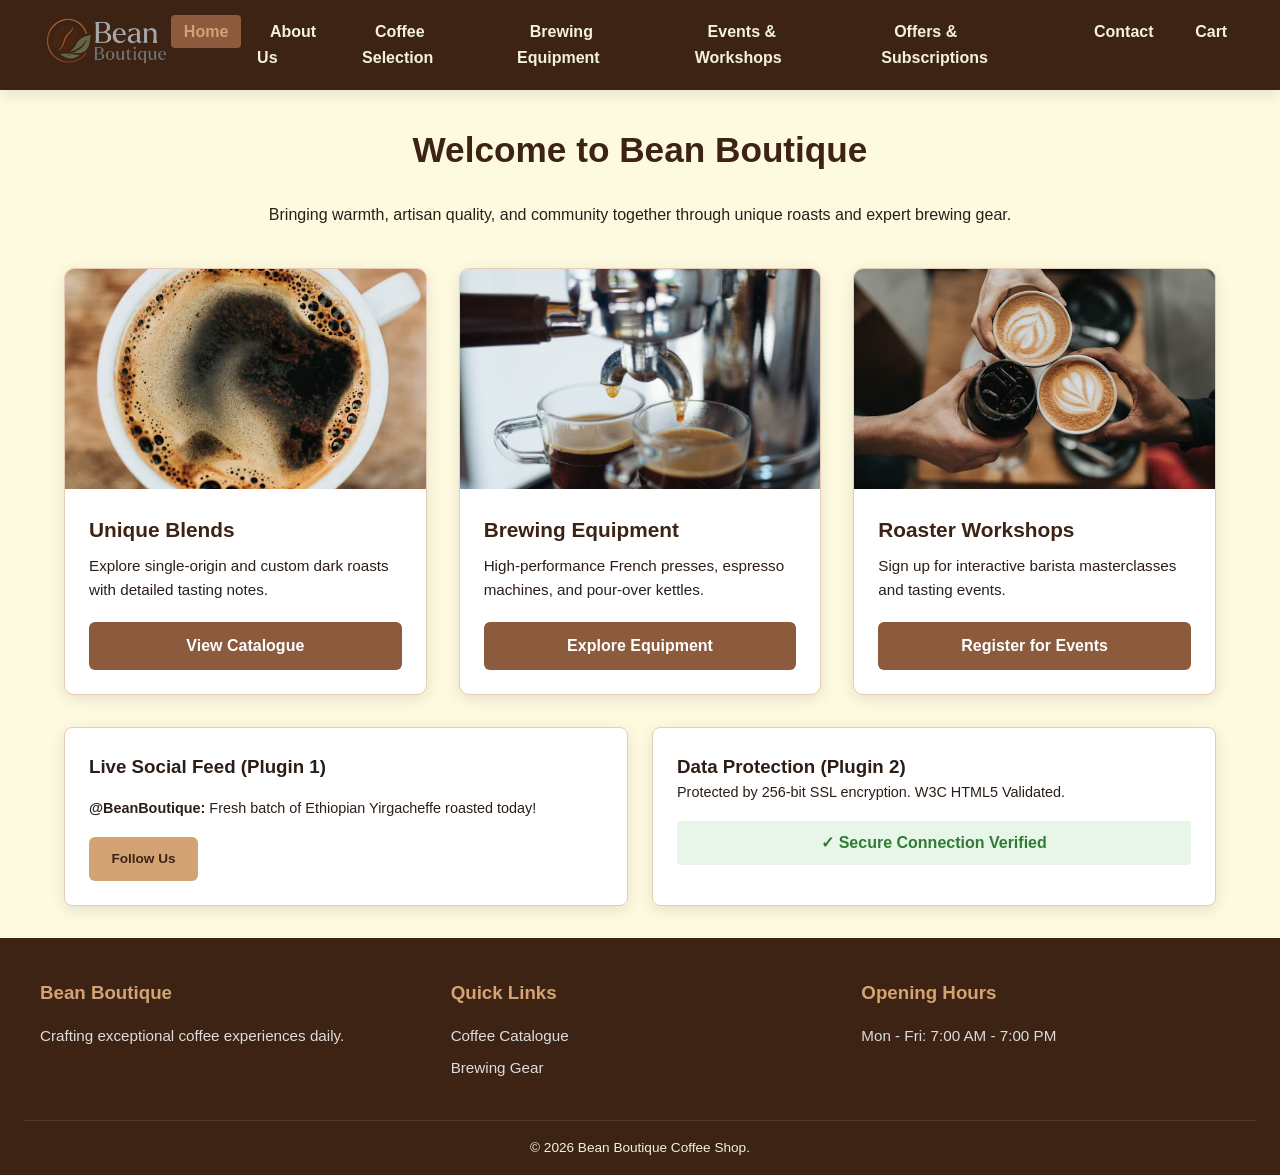
<file: html_css_file/index.html>
<!DOCTYPE html>
<html lang="en">
<head>
  <meta charset="UTF-8">
  <meta name="viewport" content="width=device-width, initial-scale=1.0">
  <title>Bean Boutique Coffee</title>

  <!-- Favicon link goes here -->
  <link rel="icon" type="image/png" href="../media/logo/fabicon.png">

  
  <link rel="stylesheet" href="index_styles.css">
</head>
<body>
  <input type="checkbox" id="modal-toggle">
  <header>
    <div class="header-container">
      <!-- Logo image wrapped in a link back to home -->
      <div class="logo">
        <a href="index.html">
          <img src="../media/logo/logo2.png" alt="Bean Boutique Logo">
        </a>
      </div>


      
    <input type="checkbox" id="nav-toggle" class="nav-toggle">
    <label for="nav-toggle" class="nav-toggle-label">
      <span>&#9776;</span> <!-- Hamburger symbol -->
    </label>


      <nav>
        <ul>
          <li><a href="index.html" class="active">Home</a></li>
          <li><a href="about.html">About Us</a></li>
          <li><a href="coffee.html">Coffee Selection</a></li>
          <li><a href="equipment.html">Brewing Equipment</a></li>
          <li><a href="events.html">Events & Workshops</a></li>
          <li><a href="offers.html">Offers & Subscriptions</a></li>
          <li><a href="contact.html">Contact</a></li>
          <li><a href="cart.html">Cart</a></li>
        </ul>
      </nav>
    </div>
  </header>
  <main>
    <h2 class="page-title">Welcome to Bean Boutique</h2>
    <p style="text-align: center; max-width: 750px; margin: 0 auto 2.5rem;">Bringing warmth, artisan quality, and community together through unique roasts and expert brewing gear.</p>
    <div class="grid-container">
      <div class="card">
        <img src="../media/index/index1.jpg" alt="Espresso Coffee">
        <div class="card-body">
          <h3 class="card-title">Unique Blends</h3>
          <p class="card-text">Explore single-origin and custom dark roasts with detailed tasting notes.</p>
          <a href="coffee.html" class="btn">View Catalogue</a>
        </div>
      </div>
      <div class="card">
        <img src="../media/index/index3.jpg" alt="Brewing Gear">
        <div class="card-body">
          <h3 class="card-title">Brewing Equipment</h3>
          <p class="card-text">High-performance French presses, espresso machines, and pour-over kettles.</p>
          <a href="equipment.html" class="btn">Explore Equipment</a>
        </div>
      </div>
      <div class="card">
        <img src="../media/index/index2.jpg" alt="Coffee Event">
        <div class="card-body">
          <h3 class="card-title">Roaster Workshops</h3>
          <p class="card-text">Sign up for interactive barista masterclasses and tasting events.</p>
          <a href="events.html" class="btn">Register for Events</a>
        </div>
      </div>
    </div>
    <div class="plugin-container">
      <div class="widget-box">
        <h3>Live Social Feed (Plugin 1)</h3>
        <p style="margin: 1rem 0; font-size: 0.9rem;"><strong>@BeanBoutique:</strong> Fresh batch of Ethiopian Yirgacheffe roasted today!</p>
        <span class="btn btn-accent" style="font-size:0.85rem; width:auto;">Follow Us</span>
      </div>
      <div class="widget-box">
        <h3>Data Protection (Plugin 2)</h3>
        <p style="font-size: 0.9rem; margin-bottom: 0.8rem;">Protected by 256-bit SSL encryption. W3C HTML5 Validated.</p>
        <div class="widget-badge">✓ Secure Connection Verified</div>
      </div>
    </div>
  </main>
  <div class="modal-overlay">
    <div class="modal-content">
      <label for="modal-toggle" class="close-modal">&times;</label>
      <h2>Welcome Offer!</h2>
      <p style="margin: 1rem 0;">Subscribe to our newsletter for <strong>15% OFF</strong> your first coffee purchase!</p>
      <form action="index.html" method="get">
        <div class="form-group"><input type="email" placeholder="Enter your email address" required></div>
        <button type="submit" class="btn" style="width:100%;">Claim 15% Discount</button>
      </form>
    </div>
  </div>
  <footer>
    <div class="footer-container">
      <div class="footer-col"><h3>Bean Boutique</h3><p>Crafting exceptional coffee experiences daily.</p></div>
      <div class="footer-col"><h3>Quick Links</h3><ul><li><a href="coffee.html">Coffee Catalogue</a></li><li><a href="equipment.html">Brewing Gear</a></li></ul></div>
      <div class="footer-col"><h3>Opening Hours</h3><p>Mon - Fri: 7:00 AM - 7:00 PM</p></div>
    </div>
    <div class="footer-bottom"><p>&copy; 2026 Bean Boutique Coffee Shop.</p></div>
  </footer>
</body>
</html>
</file>
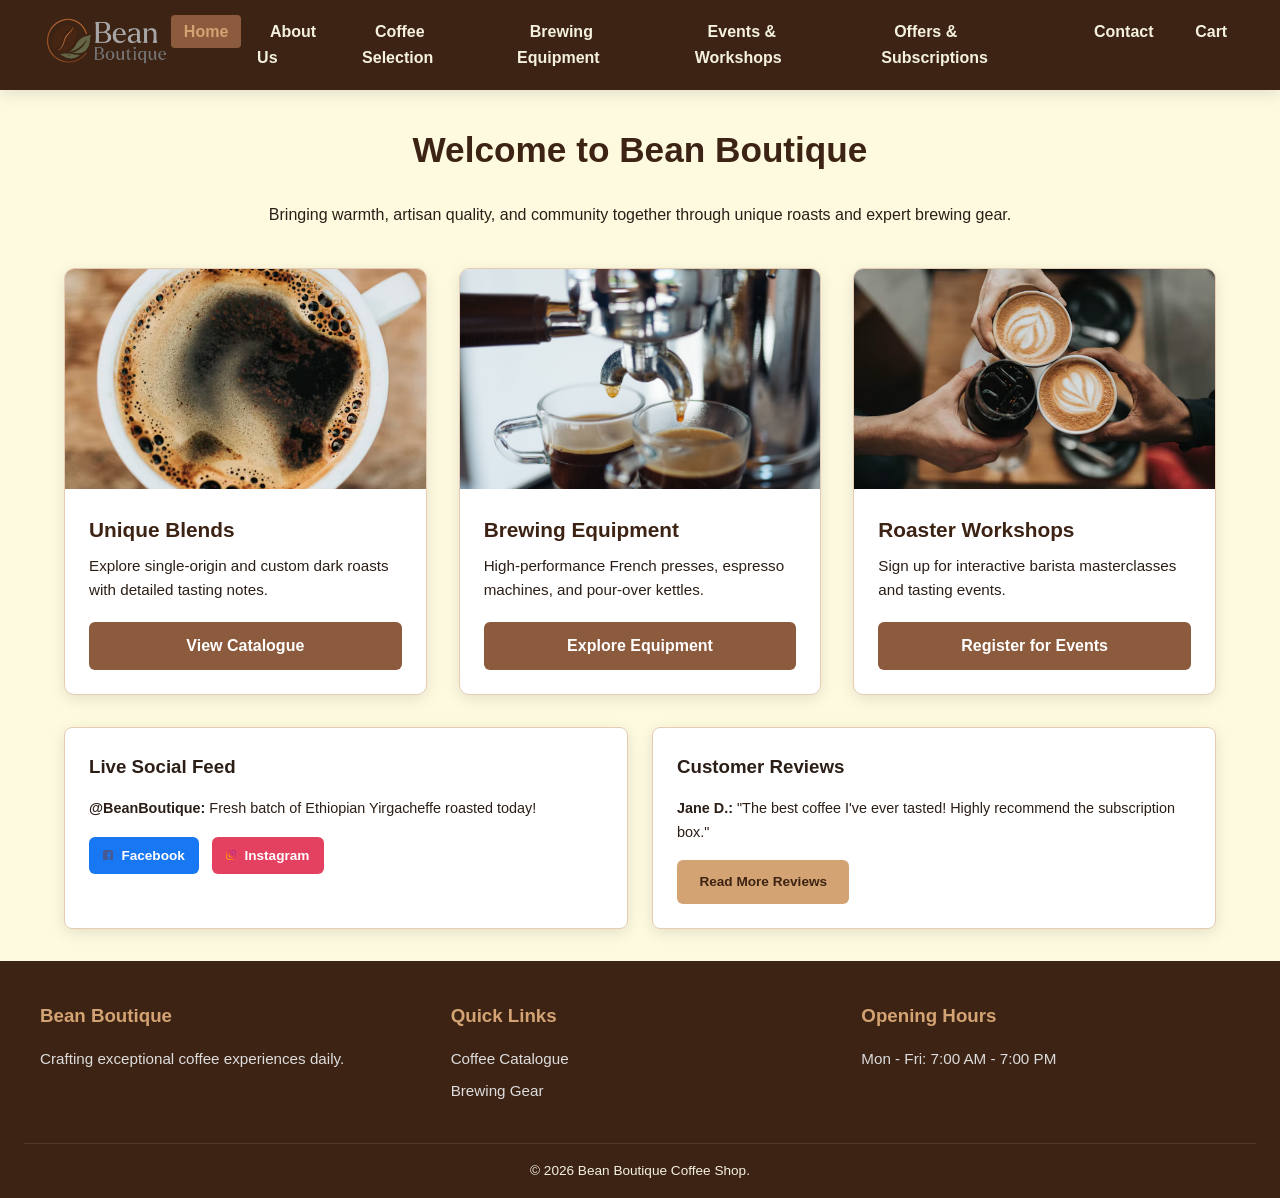
<file: coffee website_pj/html_css_file/index.html>
<!DOCTYPE html>
<html lang="en">
<head>
  <meta charset="UTF-8">
  <meta name="viewport" content="width=device-width, initial-scale=1.0">
  <title>Bean Boutique Coffee</title>

  <!-- Favicon  -->
  <link rel="icon" type="image/png" href="../media/logo/fabicon.png">

  
  <link rel="stylesheet" href="index_styles.css">
</head>
<body>
  <input type="checkbox" id="modal-toggle">
  <header>
    <div class="header-container">
      <!-- Logo image wrapped in a link back to home -->
      <div class="logo">
        <a href="index.html">
          <img src="../media/logo/logo2.png" alt="Bean Boutique Logo">
        </a>
      </div>


      
    <input type="checkbox" id="nav-toggle" class="nav-toggle">
    <label for="nav-toggle" class="nav-toggle-label">
      <span>&#9776;</span> <!-- Hamburger symbol -->
    </label>


      <nav>
        <ul>
          <li><a href="index.html" class="active">Home</a></li>
          <li><a href="about.html">About Us</a></li>
          <li><a href="coffee.html">Coffee Selection</a></li>
          <li><a href="equipment.html">Brewing Equipment</a></li>
          <li><a href="events.html">Events & Workshops</a></li>
          <li><a href="offers.html">Offers & Subscriptions</a></li>
          <li><a href="contact.html">Contact</a></li>
          <li><a href="cart.html">Cart</a></li>
        </ul>
      </nav>
    </div>
  </header>
  <main>
    <h1 class="page-title">Welcome to Bean Boutique</h1>
    <p style="text-align: center; max-width: 750px; margin: 0 auto 2.5rem;">Bringing warmth, artisan quality, and community together through unique roasts and expert brewing gear.</p>
    <div class="grid-container">
      <div class="card">
        <img src="../media/index/index1.jpg" alt="Espresso Coffee">
        <div class="card-body">
          <h3 class="card-title">Unique Blends</h3>
          <p class="card-text">Explore single-origin and custom dark roasts with detailed tasting notes.</p>
          <a href="coffee.html" class="btn">View Catalogue</a>
        </div>
      </div>
      <div class="card">
        <img src="../media/index/index3.jpg" alt="Brewing Gear">
        <div class="card-body">
          <h3 class="card-title">Brewing Equipment</h3>
          <p class="card-text">High-performance French presses, espresso machines, and pour-over kettles.</p>
          <a href="equipment.html" class="btn">Explore Equipment</a>
        </div>
      </div>
      <div class="card">
        <img src="../media/index/index2.jpg" alt="Coffee Event">
        <div class="card-body">
          <h3 class="card-title">Roaster Workshops</h3>
          <p class="card-text">Sign up for interactive barista masterclasses and tasting events.</p>
          <a href="events.html" class="btn">Register for Events</a>
        </div>
      </div>
    </div>
    <div class="plugin-container">
      <div class="widget-box">
  <h3>Live Social Feed </h3>
  <p style="margin: 1rem 0; font-size: 0.9rem;"><strong>@BeanBoutique:</strong> Fresh batch of Ethiopian Yirgacheffe roasted today!</p>
  
  <!-- Social Icons Container -->
  <div class="social-icons">
    <a href="https://www.facebook.com" target="_blank" class="social-btn facebook-btn" title="Visit our Facebook">
      <img src="../media/logo/facebook.png" alt="Facebook"> Facebook
    </a>
    <a href="https://www.instagram.com" target="_blank" class="social-btn instagram-btn" title="Visit our Instagram">
      <img src="../media/logo/instagram.png" alt="Instagram"> Instagram
    </a>
  </div>
  </div>
      <div class="widget-box">
        <h3>Customer Reviews </h3>
        <p style="margin: 1rem 0; font-size: 0.9rem;"><strong>Jane D.:</strong> "The best coffee I've ever tasted! Highly recommend the subscription box."</p>
        <span class="btn btn-accent" style="font-size:0.85rem; width:auto;">Read More Reviews</span>
      </div>
    </div>
  </main>
  <div class="modal-overlay">
    <div class="modal-content">
      <label for="modal-toggle" class="close-modal">&times;</label>
      <h2>Welcome Offer!</h2>
      <p style="margin: 1rem 0;">Subscribe to our newsletter for <strong>15% OFF</strong> your first coffee purchase!</p>
      <form action="index.html" method="get">
        <div class="form-group"><input type="email" placeholder="Enter your email address" required></div>
        <button type="submit" class="btn" style="width:100%;">Claim 15% Discount</button>
      </form>
    </div>
  </div>
  <footer>
    <div class="footer-container">
      <div class="footer-col"><h3>Bean Boutique</h3><p>Crafting exceptional coffee experiences daily.</p></div>
      <div class="footer-col"><h3>Quick Links</h3><ul><li><a href="coffee.html">Coffee Catalogue</a></li><li><a href="equipment.html">Brewing Gear</a></li></ul></div>
      <div class="footer-col"><h3>Opening Hours</h3><p>Mon - Fri: 7:00 AM - 7:00 PM</p></div>
    </div>
    <div class="footer-bottom"><p>&copy; 2026 Bean Boutique Coffee Shop.</p></div>
  </footer>
</body>
</html>
</file>
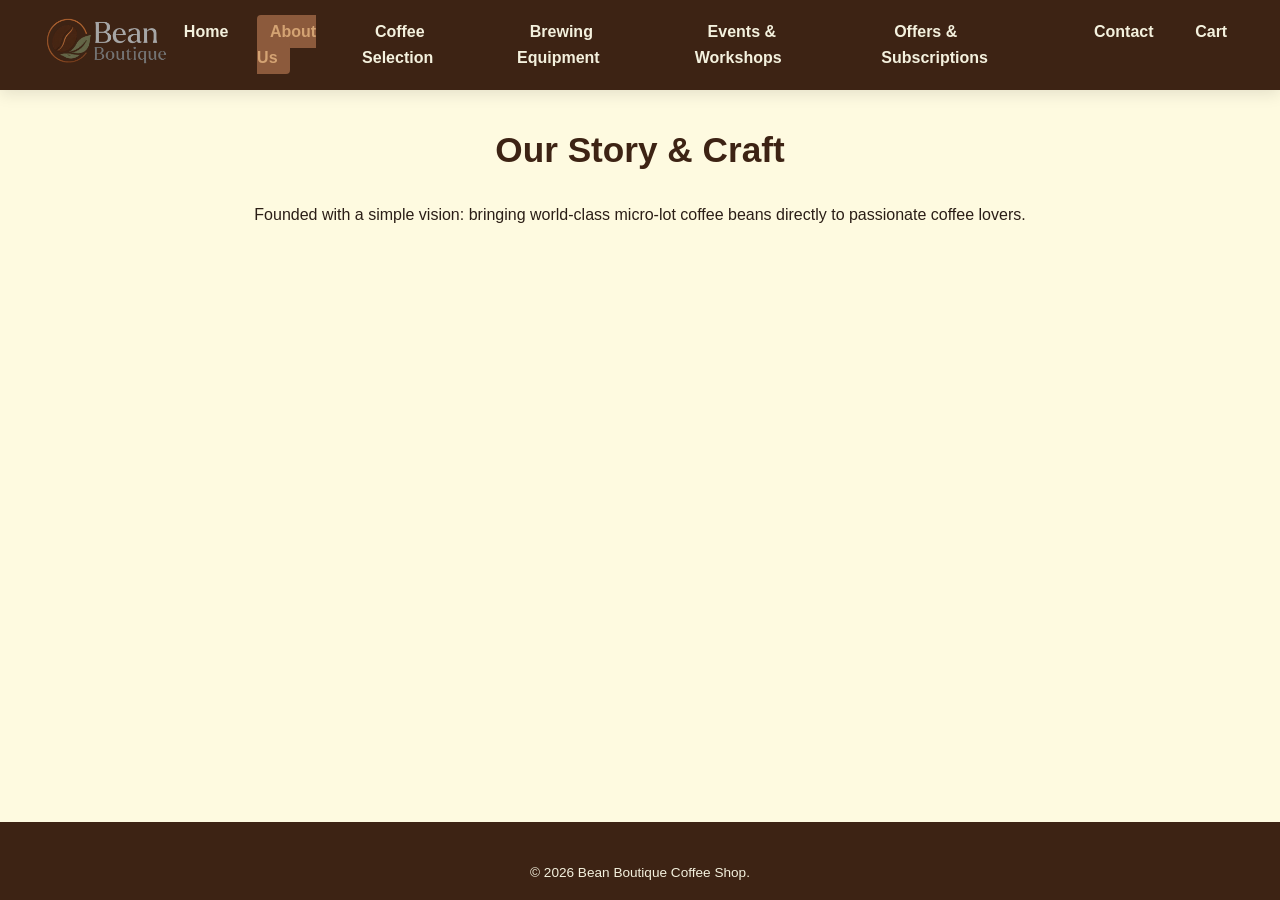
<file: html_css_file/about.html>
<!DOCTYPE html>
<html lang="en">
<head>
  <meta charset="UTF-8">
  <meta name="viewport" content="width=device-width, initial-scale=1.0">
  <title>Bean Boutique Coffee</title>

  <!-- Favicon link goes here -->
  <link rel="icon" type="image/png" href="../media/logo/fabicon.png">


  <link rel="stylesheet" href="about_styles.css">
</head>
<body>
  <header>
    <div class="header-container">
      <!-- Logo image wrapped in a link back to home -->
      <div class="logo">
        <a href="index.html">
          <img src="../media/logo/logo2.png" alt="Bean Boutique Logo">
        </a>
      </div>

    <input type="checkbox" id="nav-toggle" class="nav-toggle">
    <label for="nav-toggle" class="nav-toggle-label">
      <span>&#9776;</span> <!-- Hamburger symbol -->
    </label>


      <nav>
        <ul>
          <li><a href="index.html">Home</a></li>
          <li><a href="about.html" class="active">About Us</a></li>
          <li><a href="coffee.html">Coffee Selection</a></li>
          <li><a href="equipment.html">Brewing Equipment</a></li>
          <li><a href="events.html">Events & Workshops</a></li>
          <li><a href="offers.html">Offers & Subscriptions</a></li>
          <li><a href="contact.html">Contact</a></li>
          <li><a href="cart.html">Cart</a></li>
        </ul>
      </nav>
    </div>
  </header>
  <main>
    <h2 class="page-title">Our Story & Craft</h2>
    <p style="text-align:center;">Founded with a simple vision: bringing world-class micro-lot coffee beans directly to passionate coffee lovers.</p>
  </main>
  <footer><p>&copy; 2026 Bean Boutique Coffee Shop.</p></footer>
</body>
</html>
</file>
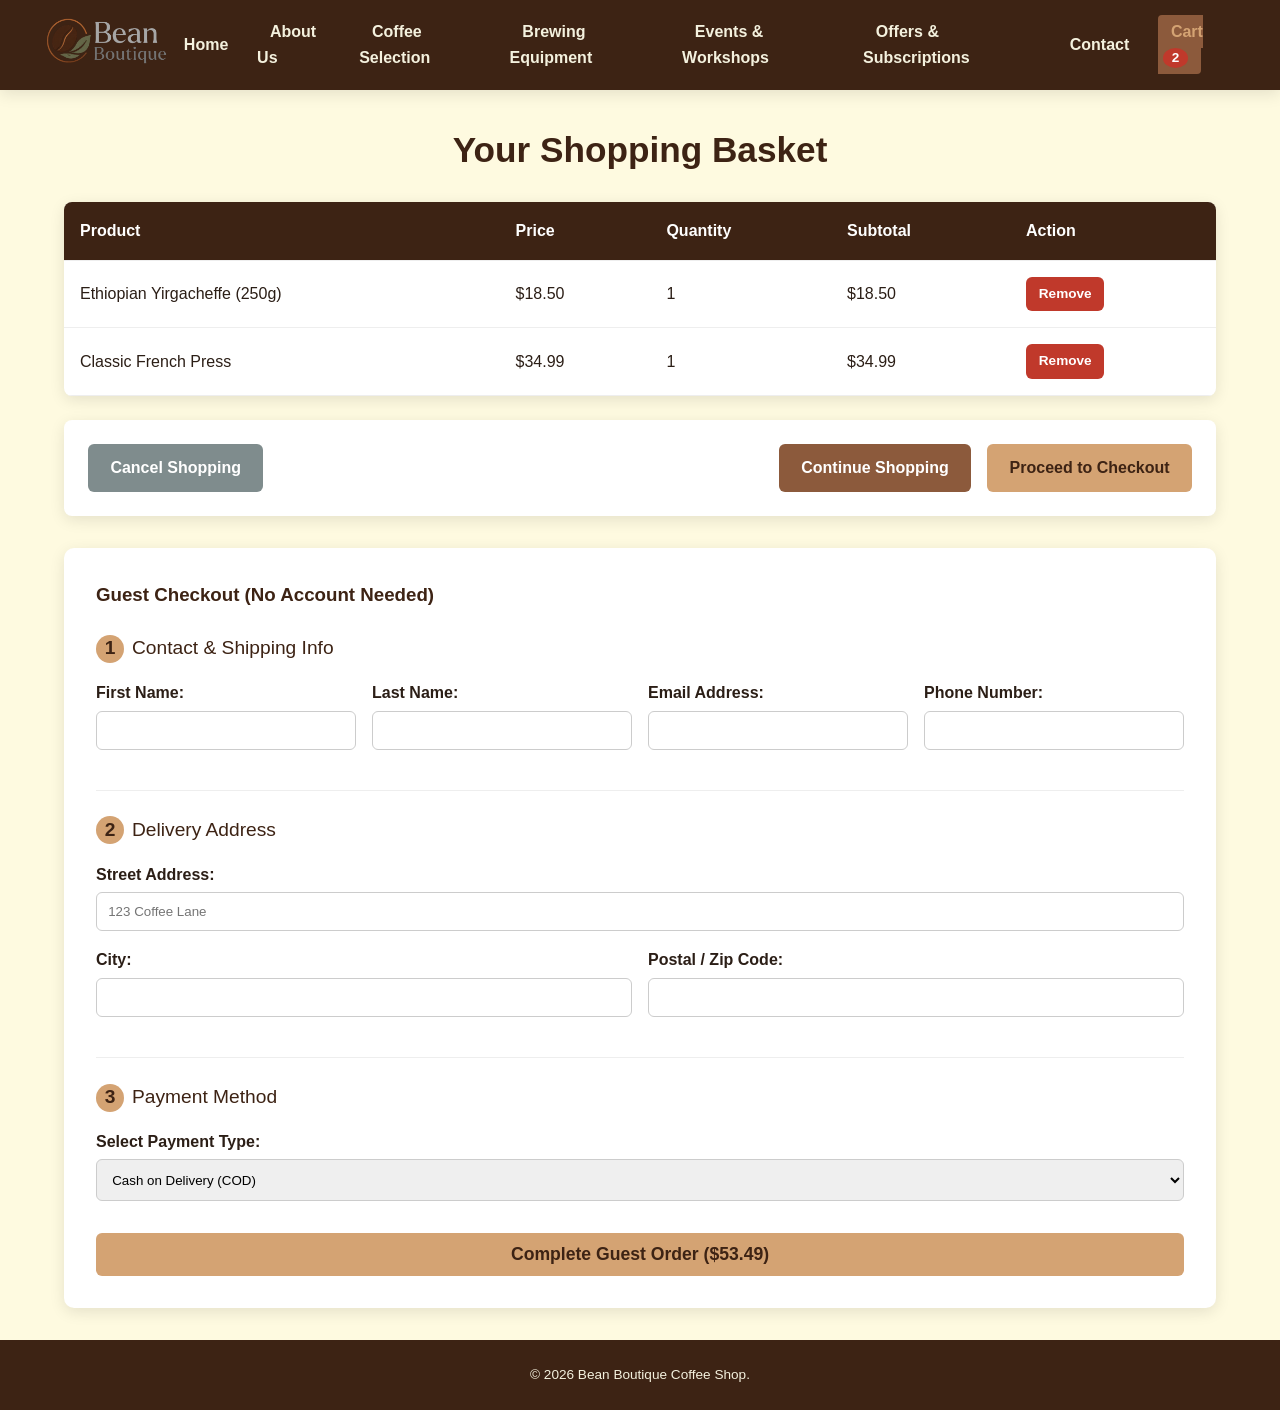
<file: html_css_file/cart.html>
<!DOCTYPE html>
<html lang="en">
<head>
  <meta charset="UTF-8">
  <meta name="viewport" content="width=device-width, initial-scale=1.0">
  <title>Bean Boutique Coffee</title>

 <!-- Favicon link goes here -->

 <link rel="icon" type="image/png" href="../media/logo/fabicon.png">

  
  <link rel="stylesheet" href="cart_styles.css">
</head>
<body>

  <!-- Navigation Bar with Cart Badge -->
  <header>
    <div class="header-container">
     <!-- Logo image wrapped in a link back to home -->
      <div class="logo">
        <a href="index.html">
          <img src="../media/logo/logo2.png" alt="Bean Boutique Logo">
        </a>
      </div>


    <input type="checkbox" id="nav-toggle" class="nav-toggle">
    <label for="nav-toggle" class="nav-toggle-label">
      <span>&#9776;</span> <!-- Hamburger symbol -->
    </label>

      <nav>
        <ul>
          <li><a href="index.html">Home</a></li>
          <li><a href="about.html">About Us</a></li>
          <li><a href="coffee.html">Coffee Selection</a></li>
          <li><a href="equipment.html">Brewing Equipment</a></li>
          <li><a href="events.html">Events & Workshops</a></li>
          <li><a href="offers.html">Offers & Subscriptions</a></li>
          <li><a href="contact.html">Contact</a></li>
          <li><a href="cart.html" class="active">Cart <span class="cart-badge">2</span></a></li>
        </ul>
      </nav>
    </div>
  </header>

  <main>
    <h2 class="page-title">Your Shopping Basket</h2>

    <!-- Checkboxes for Item Removal Simulation -->
    <input type="checkbox" id="item1-toggle">
    <input type="checkbox" id="item2-toggle">

    <!-- Shopping Cart Table -->
    <table class="cart-table">
      <thead>
        <tr>
          <th>Product</th>
          <th>Price</th>
          <th>Quantity</th>
          <th>Subtotal</th>
          <th>Action</th>
        </tr>
      </thead>
      <tbody>
        <tr class="item-row-1">
          <td>Ethiopian Yirgacheffe (250g)</td>
          <td>$18.50</td>
          <td>1</td>
          <td>$18.50</td>
          <td><label for="item1-toggle" class="btn" style="background:#c0392b; padding:0.4rem 0.8rem; font-size:0.85rem;">Remove</label></td>
        </tr>
        <tr class="item-row-2">
          <td>Classic French Press</td>
          <td>$34.99</td>
          <td>1</td>
          <td>$34.99</td>
          <td><label for="item2-toggle" class="btn" style="background:#c0392b; padding:0.4rem 0.8rem; font-size:0.85rem;">Remove</label></td>
        </tr>
      </tbody>
    </table>

    <!-- Actions Bar -->
    <div class="cart-actions-bar">
      <!-- Left side: Cancel Shopping -->
      <div class="left-actions">
        <a href="cart_empty.html" class="btn btn-cancel">Cancel Shopping</a>
      </div>

      <!-- Right side: Continue Shopping & Checkout -->
      <div class="right-actions">
        <a href="coffee.html" class="btn">Continue Shopping</a>
        <a href="#guest-checkout" class="btn btn-accent">Proceed to Checkout</a>
      </div>
    </div>

    <!-- 3-Step Standard Guest Checkout System (No Login Required) -->
    <section id="guest-checkout" class="checkout-section">
      <h3 style="margin-bottom: 1.5rem; color: var(--primary-color);">Guest Checkout (No Account Needed)</h3>
      
      <form onsubmit="alert('Order placed successfully! Thank you for shopping with Bean Boutique.'); return false;">
        <!-- STEP 1: Contact Details -->
        <div class="checkout-step">
          <div class="step-title">
            <span class="step-number">1</span> Contact & Shipping Info
          </div>
          <div class="form-grid">
            <div class="form-group">
              <label for="c-fname">First Name:</label>
              <input type="text" id="c-fname" required>
            </div>
            <div class="form-group">
              <label for="c-lname">Last Name:</label>
              <input type="text" id="c-lname" required>
            </div>
            <div class="form-group">
              <label for="c-email">Email Address:</label>
              <input type="email" id="c-email" required>
            </div>
            <div class="form-group">
              <label for="c-phone">Phone Number:</label>
              <input type="tel" id="c-phone" required>
            </div>
          </div>
        </div>

        <!-- STEP 2: Delivery Address -->
        <div class="checkout-step">
          <div class="step-title">
            <span class="step-number">2</span> Delivery Address
          </div>
          <div class="form-group">
            <label for="c-address">Street Address:</label>
            <input type="text" id="c-address" placeholder="123 Coffee Lane" required>
          </div>
          <div class="form-grid">
            <div class="form-group">
              <label for="c-city">City:</label>
              <input type="text" id="c-city" required>
            </div>
            <div class="form-group">
              <label for="c-postcode">Postal / Zip Code:</label>
              <input type="text" id="c-postcode" required>
            </div>
          </div>
        </div>

        <!-- STEP 3: Payment Method -->
        <div class="checkout-step">
          <div class="step-title">
            <span class="step-number">3</span> Payment Method
          </div>
          <div class="form-group">
            <label for="c-payment">Select Payment Type:</label>
            <select id="c-payment">
              <option>Cash on Delivery (COD)</option>
              <option>Credit / Debit Card</option>
              <option>Online Banking / Wallet</option>
            </select>
          </div>
          <button type="submit" class="btn btn-accent" style="width: 100%; font-size: 1.1rem; margin-top: 1rem;">Complete Guest Order ($53.49)</button>
        </div>
      </form>
    </section>

  </main>

  <footer>
    <p>&copy; 2026 Bean Boutique Coffee Shop.</p>
  </footer>

</body>
</html>
</file>
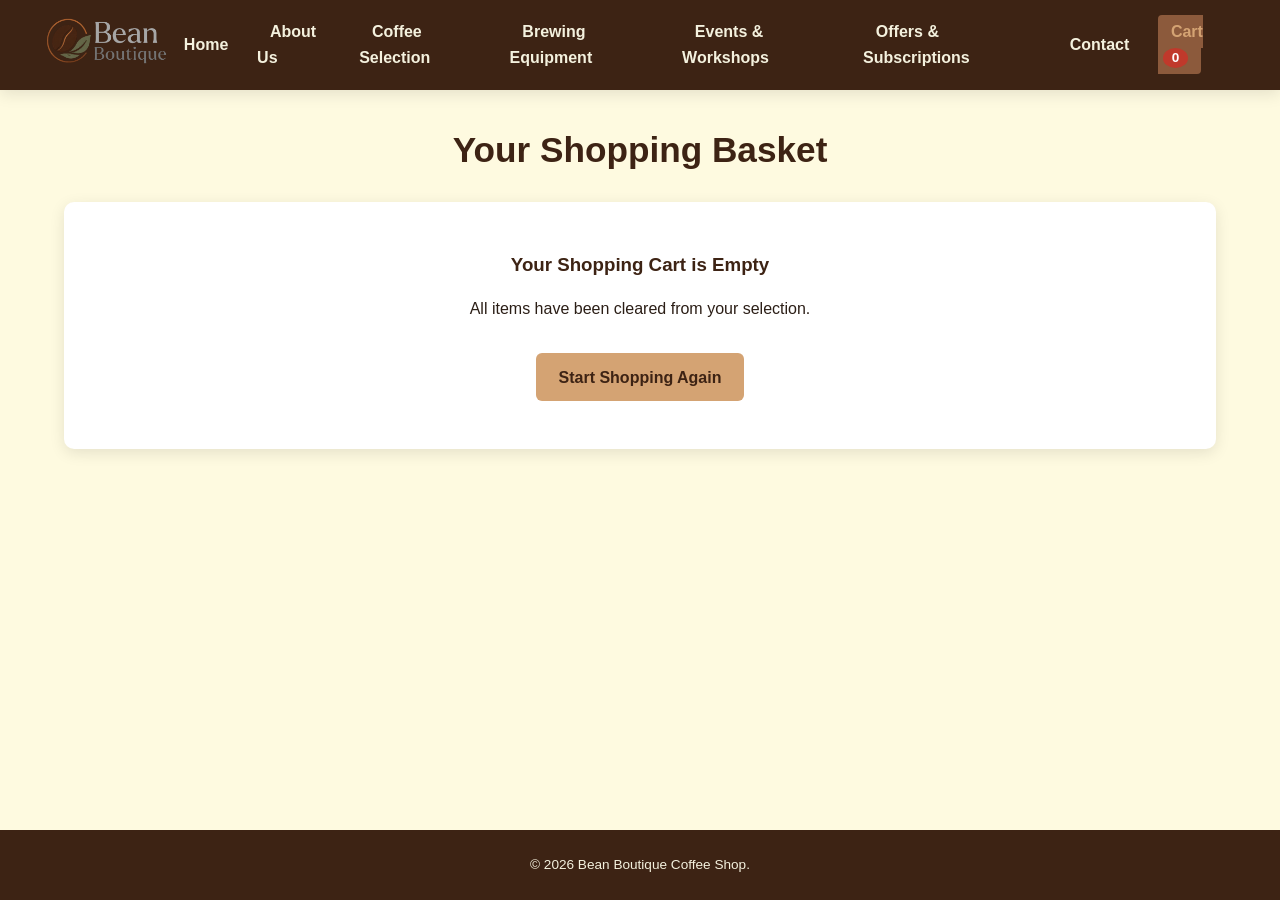
<file: html_css_file/cart_empty.html>
<!DOCTYPE html>
<html lang="en">
<head>
  <meta charset="UTF-8">
  <meta name="viewport" content="width=device-width, initial-scale=1.0">
  <title>Bean Boutique Coffee</title>

  <!-- Favicon link goes here -->
  <link rel="icon" type="image/png" href="../media/logo/fabicon.png">

  
  <link rel="stylesheet" href="cart_styles.css">
</head>
<body>

  <!-- Navigation Bar with 0 Items in Cart Badge -->
  <header>
    <div class="header-container">
      <!-- Logo image wrapped in a link back to home -->
      <div class="logo">
        <a href="index.html">
          <img src="../media/logo/logo2.png" alt="Bean Boutique Logo">
        </a>
      </div>

    <input type="checkbox" id="nav-toggle" class="nav-toggle">
    <label for="nav-toggle" class="nav-toggle-label">
      <span>&#9776;</span> <!-- Hamburger symbol -->
    </label>

    
      <nav>
        <ul>
          <li><a href="index.html">Home</a></li>
          <li><a href="about.html">About Us</a></li>
          <li><a href="coffee.html">Coffee Selection</a></li>
          <li><a href="equipment.html">Brewing Equipment</a></li>
          <li><a href="events.html">Events & Workshops</a></li>
          <li><a href="offers.html">Offers & Subscriptions</a></li>
          <li><a href="contact.html">Contact</a></li>
          <li><a href="cart_empty.html" class="active">Cart <span class="cart-badge">0</span></a></li>
        </ul>
      </nav>
    </div>
  </header>

  <main>
    <h2 class="page-title">Your Shopping Basket</h2>

    <div style="background: white; padding: 3rem; text-align: center; border-radius: 10px; box-shadow: var(--shadow);">
      <h3 style="color: var(--primary-color); margin-bottom: 1rem;">Your Shopping Cart is Empty</h3>
      <p style="margin-bottom: 2rem;">All items have been cleared from your selection.</p>
      <a href="coffee.html" class="btn btn-accent">Start Shopping Again</a>
    </div>
  </main>

  <footer>
    <p>&copy; 2026 Bean Boutique Coffee Shop.</p>
  </footer>

</body>
</html>
</file>
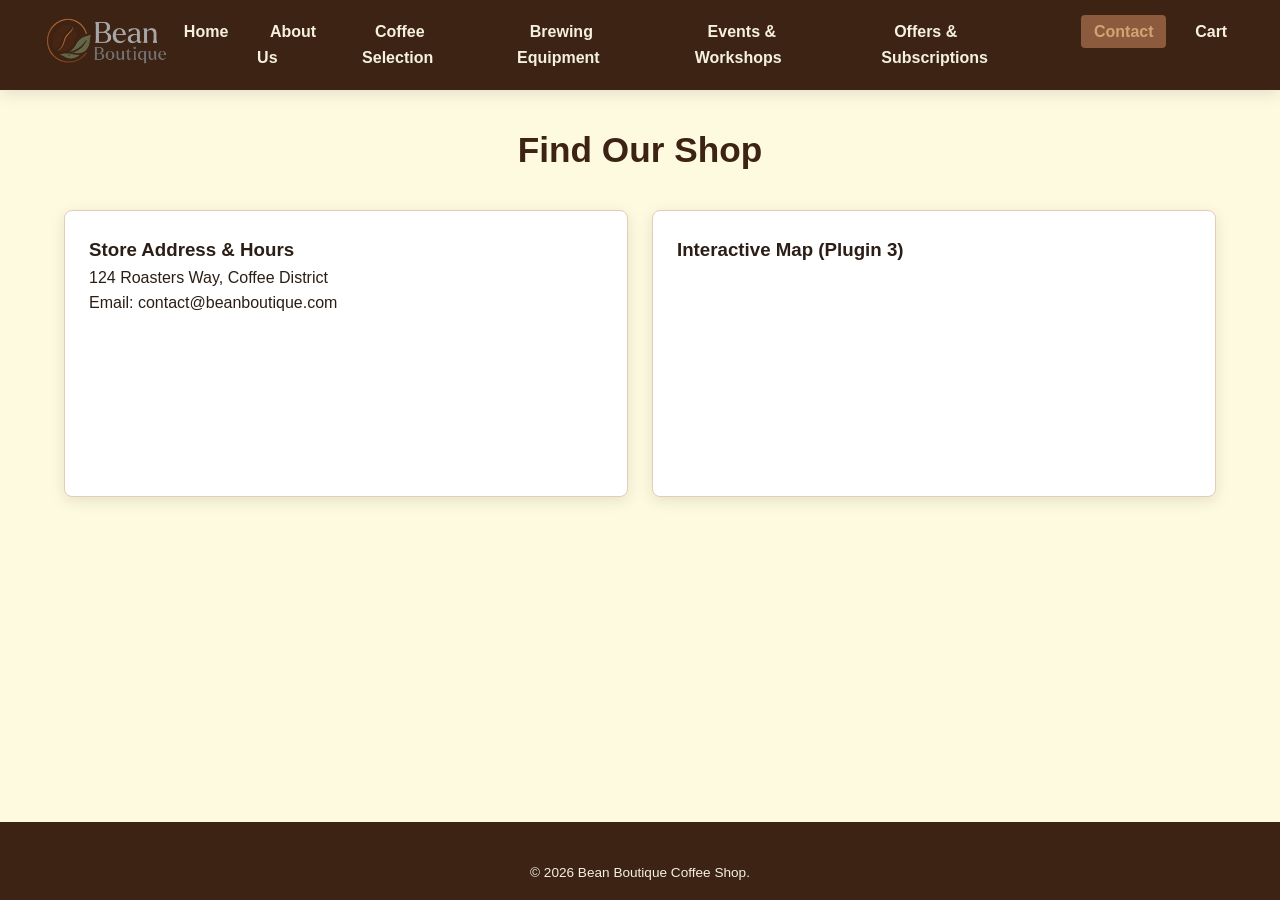
<file: html_css_file/contact.html>
<!DOCTYPE html>
<html lang="en">
<head>
  <meta charset="UTF-8">
  <meta name="viewport" content="width=device-width, initial-scale=1.0">
  <title>Bean Boutique Coffee</title>

  <!-- Favicon link goes here -->
  <link rel="icon" type="image/png" href="../media/logo/fabicon.png">

  
  <link rel="stylesheet" href="contact_styles.css">
</head>
<body>
  <header>
    <div class="header-container">
      <!-- Logo image wrapped in a link back to home -->
      <div class="logo">
        <a href="index.html">
          <img src="../media/logo/logo2.png" alt="Bean Boutique Logo">
        </a>
      </div>


    <input type="checkbox" id="nav-toggle" class="nav-toggle">
    <label for="nav-toggle" class="nav-toggle-label">
      <span>&#9776;</span> <!-- Hamburger symbol -->
    </label>


      <nav>
        <ul>
          <li><a href="index.html">Home</a></li>
          <li><a href="about.html">About Us</a></li>
          <li><a href="coffee.html">Coffee Selection</a></li>
          <li><a href="equipment.html">Brewing Equipment</a></li>
          <li><a href="events.html">Events & Workshops</a></li>
          <li><a href="offers.html">Offers & Subscriptions</a></li>
          <li><a href="contact.html" class="active">Contact</a></li>
          <li><a href="cart.html">Cart</a></li>
        </ul>
      </nav>
    </div>
  </header>
  <main>
    <h2 class="page-title">Find Our Shop</h2>
    <div class="plugin-container">
      <div class="widget-box">
        <h3>Store Address & Hours</h3>
        <p>124 Roasters Way, Coffee District</p>
        <p>Email: contact@beanboutique.com</p>
      </div>
      <div class="widget-box">
        <h3>Interactive Map (Plugin 3)</h3>
        <iframe title="Bean Boutique Location Map" src="https://www.google.com/maps/embed?pb=!1m18!1m12!1m3!1d3532.247621183313!2d85.3123281!3d27.7089559!2m3!1f0!f0!3f0!3m2!1i1024!2i768!4f13.1!3m3!1m2!1s0x39eb198a307baabf%3A0xb5137c156538d729!2sKathmandu!5e0!3m2!1sen!2snp!4v1650000000000" width="100%" height="200" style="border:0;" allowfullscreen="" loading="lazy"></iframe>
      </div>
    </div>
  </main>
  <footer><p>&copy; 2026 Bean Boutique Coffee Shop.</p></footer>
</body>
</html>
</file>
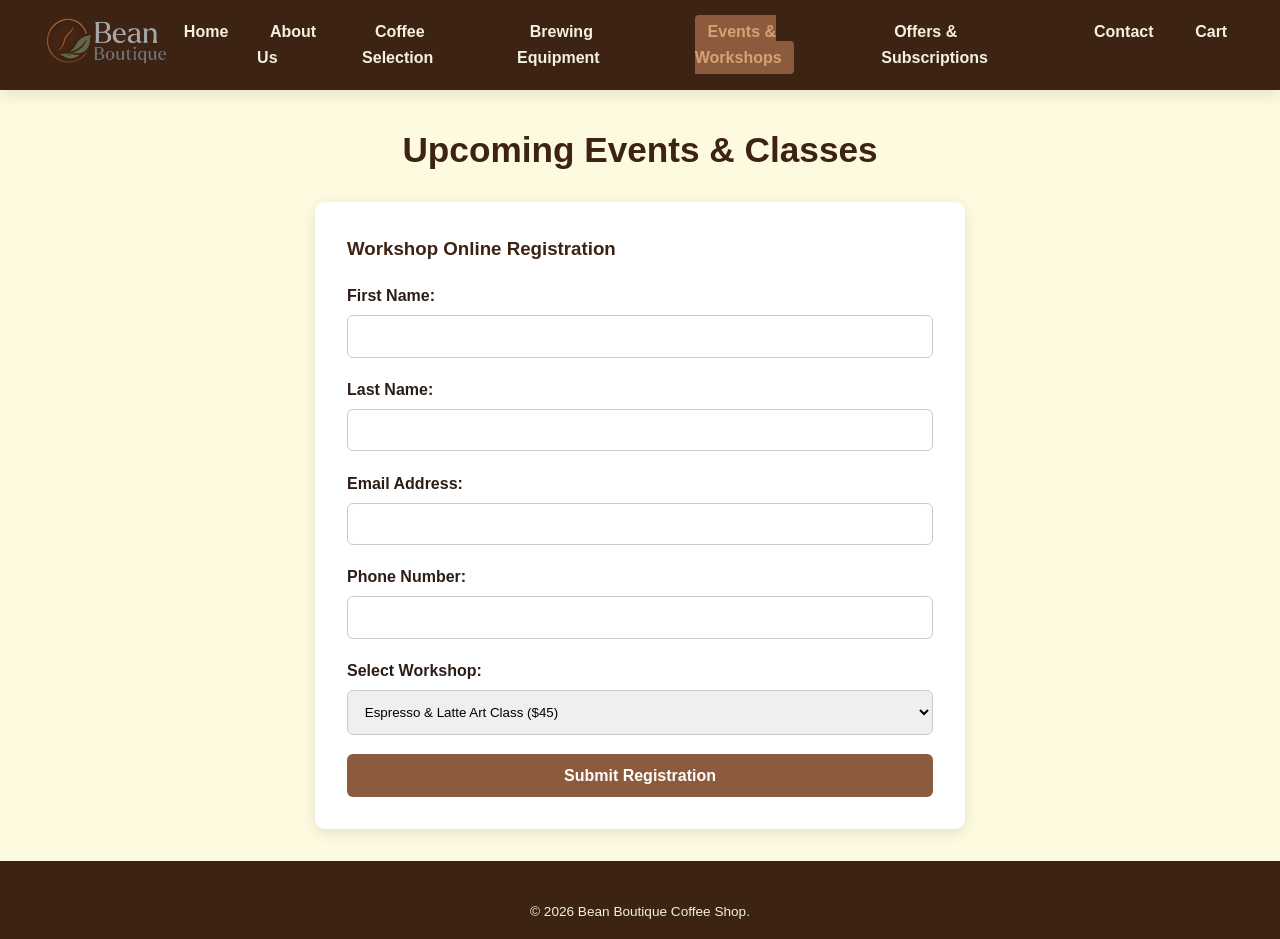
<file: html_css_file/events.html>
<!DOCTYPE html>
<html lang="en">
<head>
  <meta charset="UTF-8">
  <meta name="viewport" content="width=device-width, initial-scale=1.0">
  <title>Bean Boutique Coffee</title>

  <!-- Favicon link goes here -->
  <link rel="icon" type="image/png" href="../media/logo/fabicon.png">

  
  <link rel="stylesheet" href="events_styles.css">
</head>
<body>
  <header>
    <div class="header-container">
      <!-- Logo image wrapped in a link back to home -->
      <div class="logo">
        <a href="index.html">
          <img src="../media/logo/logo2.png" alt="Bean Boutique Logo">
        </a>
      </div>


    <input type="checkbox" id="nav-toggle" class="nav-toggle">
    <label for="nav-toggle" class="nav-toggle-label">
      <span>&#9776;</span> <!-- Hamburger symbol -->
    </label>


      <nav>
        <ul>
          <li><a href="index.html">Home</a></li>
          <li><a href="about.html">About Us</a></li>
          <li><a href="coffee.html">Coffee Selection</a></li>
          <li><a href="equipment.html">Brewing Equipment</a></li>
          <li><a href="events.html" class="active">Events & Workshops</a></li>
          <li><a href="offers.html">Offers & Subscriptions</a></li>
          <li><a href="contact.html">Contact</a></li>
          <li><a href="cart.html">Cart</a></li>
        </ul>
      </nav>
    </div>
  </header>
  
  <main>
    <h2 class="page-title">Upcoming Events & Classes</h2>
    <div class="form-box">
      <h3 style="margin-bottom: 1.2rem; color: var(--primary-color);">Workshop Online Registration</h3>
      
      <!-- Pure HTML + Inline Event Handler to show alert and clear form without database -->
      <form onsubmit="alert('Your details are registered!'); this.reset(); return false;">
        <div class="form-group">
          <label for="fname">First Name:</label>
          <input type="text" id="fname" name="FirstName" required>
        </div>
        <div class="form-group">
          <label for="lname">Last Name:</label>
          <input type="text" id="lname" name="LastName" required>
        </div>
        <div class="form-group">
          <label for="email">Email Address:</label>
          <input type="email" id="email" name="Email" required>
        </div>

        <div class="form-group">
          <label for="ph-number">Phone Number:</label>
          <input type="number" id="ph-number" name="Phone Number" required>
        </div> 


        <div class="form-group">
          <label for="workshop">Select Workshop:</label>
          <select id="workshop" name="Workshop">
            <option>Espresso & Latte Art Class ($45)</option>
            <option>Home Pour-over Masterclass ($35)</option>
            <option>Single-Origin Cupping Session ($25)</option>
          </select>
        </div>
        <button type="submit">Submit Registration</button>
      </form>
    </div>
  </main>

  <footer>
    <div class="footer-bottom">
      <p>&copy; 2026 Bean Boutique Coffee Shop.</p>
    </div>
  </footer>
</body>
</html>
</file>
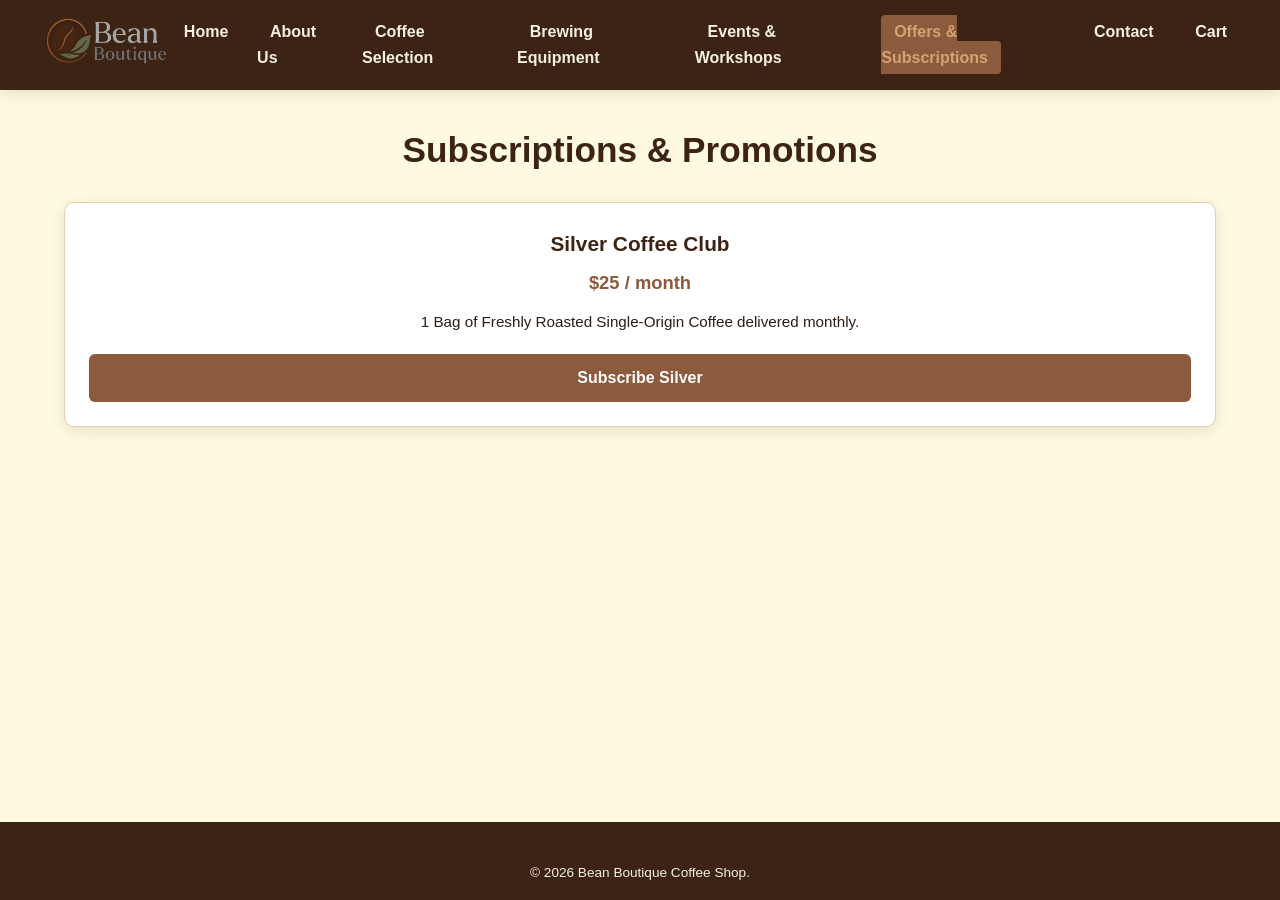
<file: html_css_file/offers.html>
<!DOCTYPE html>
<html lang="en">
<head>
  <meta charset="UTF-8">
  <meta name="viewport" content="width=device-width, initial-scale=1.0">
  <title>Bean Boutique Coffee</title>

  <!-- Favicon link goes here -->
  <link rel="icon" type="image/png" href="../media/logo/fabicon.png">

  
  <link rel="stylesheet" href="offers_styles.css">
</head>
<body>
  <header>
    <div class="header-container">
      <!-- Logo image wrapped in a link back to home -->
      <div class="logo">
        <a href="index.html">
          <img src="../media/logo/logo2.png" alt="Bean Boutique Logo">
        </a>
      </div>


    <input type="checkbox" id="nav-toggle" class="nav-toggle">
    <label for="nav-toggle" class="nav-toggle-label">
      <span>&#9776;</span> <!-- Hamburger symbol -->
    </label>
      <nav>
        <ul>
          <li><a href="index.html">Home</a></li>
          <li><a href="about.html">About Us</a></li>
          <li><a href="coffee.html">Coffee Selection</a></li>
          <li><a href="equipment.html">Brewing Equipment</a></li>
          <li><a href="events.html">Events & Workshops</a></li>
          <li><a href="offers.html" class="active">Offers & Subscriptions</a></li>
          <li><a href="contact.html">Contact</a></li>
          <li><a href="cart.html">Cart</a></li>
        </ul>
      </nav>
    </div>
  </header>
  <main>
    <h2 class="page-title">Subscriptions & Promotions</h2>
    <div class="grid-container">
      <div class="card" style="text-align: center;">
        <div class="card-body">
          <h3 class="card-title">Silver Coffee Club</h3>
          <div class="card-price">$25 / month</div>
          <p class="card-text">1 Bag of Freshly Roasted Single-Origin Coffee delivered monthly.</p>
          <a href="cart.html" class="btn">Subscribe Silver</a>
        </div>
      </div>
    </div>
  </main>
  <footer><p>&copy; 2026 Bean Boutique Coffee Shop.</p></footer>
</body>
</html>
</file>
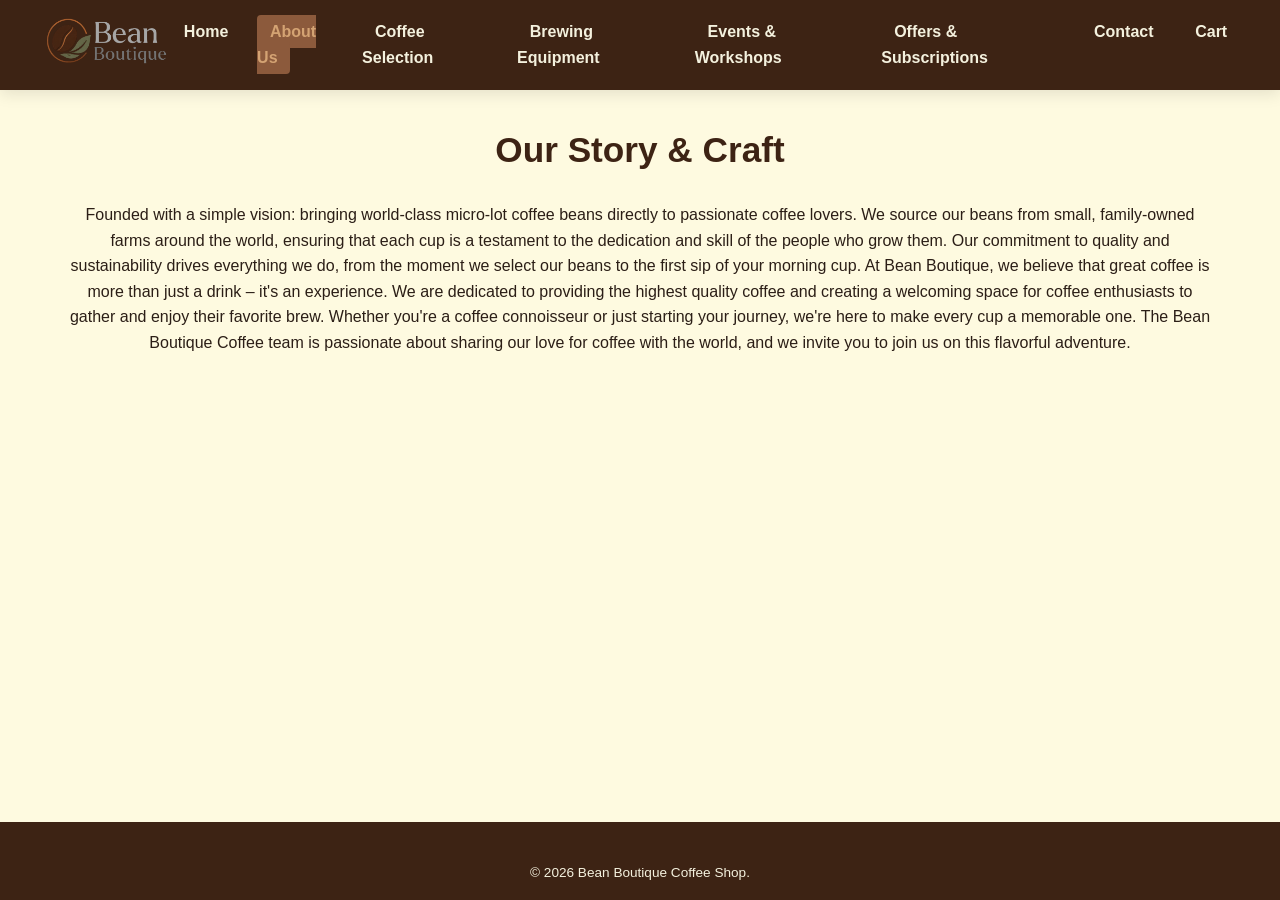
<file: coffee website_pj/html_css_file/about.html>
<!DOCTYPE html>
<html lang="en">
<head>
  <meta charset="UTF-8">
  <meta name="viewport" content="width=device-width, initial-scale=1.0">
  <title>Bean Boutique Coffee</title>

  <!-- Favicon link goes here -->
  <link rel="icon" type="image/png" href="../media/logo/fabicon.png">


  <link rel="stylesheet" href="about_styles.css">
</head>
<body>
  <header>
    <div class="header-container">
      <!-- Logo image wrapped in a link back to home -->
      <div class="logo">
        <a href="index.html">
          <img src="../media/logo/logo2.png" alt="Bean Boutique Logo">
        </a>
      </div>

    <input type="checkbox" id="nav-toggle" class="nav-toggle">
    <label for="nav-toggle" class="nav-toggle-label">
      <span>&#9776;</span> <!-- Hamburger symbol -->
    </label>


      <nav>
        <ul>
          <li><a href="index.html">Home</a></li>
          <li><a href="about.html" class="active">About Us</a></li>
          <li><a href="coffee.html">Coffee Selection</a></li>
          <li><a href="equipment.html">Brewing Equipment</a></li>
          <li><a href="events.html">Events & Workshops</a></li>
          <li><a href="offers.html">Offers & Subscriptions</a></li>
          <li><a href="contact.html">Contact</a></li>
          <li><a href="cart.html">Cart</a></li>
        </ul>
      </nav>
    </div>
  </header>
  <main>
    <h2 class="page-title">Our Story & Craft</h2>
    <p style="text-align:center;">Founded with a simple vision: bringing world-class micro-lot coffee beans directly to passionate coffee lovers.
      We source our beans from small, family-owned farms around the world, ensuring that each cup is a testament to the dedication and skill of the people who grow them.
      Our commitment to quality and sustainability drives everything we do, from the moment we select our beans to the first sip of your morning cup.
      At Bean Boutique, we believe that great coffee is more than just a drink – it's an experience.
      We are dedicated to providing the highest quality coffee and creating a welcoming space for coffee enthusiasts to gather and enjoy their favorite brew.
      Whether you're a coffee connoisseur or just starting your journey, we're here to make every cup a memorable one.
      The Bean Boutique Coffee team is passionate about sharing our love for coffee with the world, and we invite you to join us on this flavorful adventure.

    </p>
  </main>
  <footer><p>&copy; 2026 Bean Boutique Coffee Shop.</p></footer>
</body>
</html>
</file>
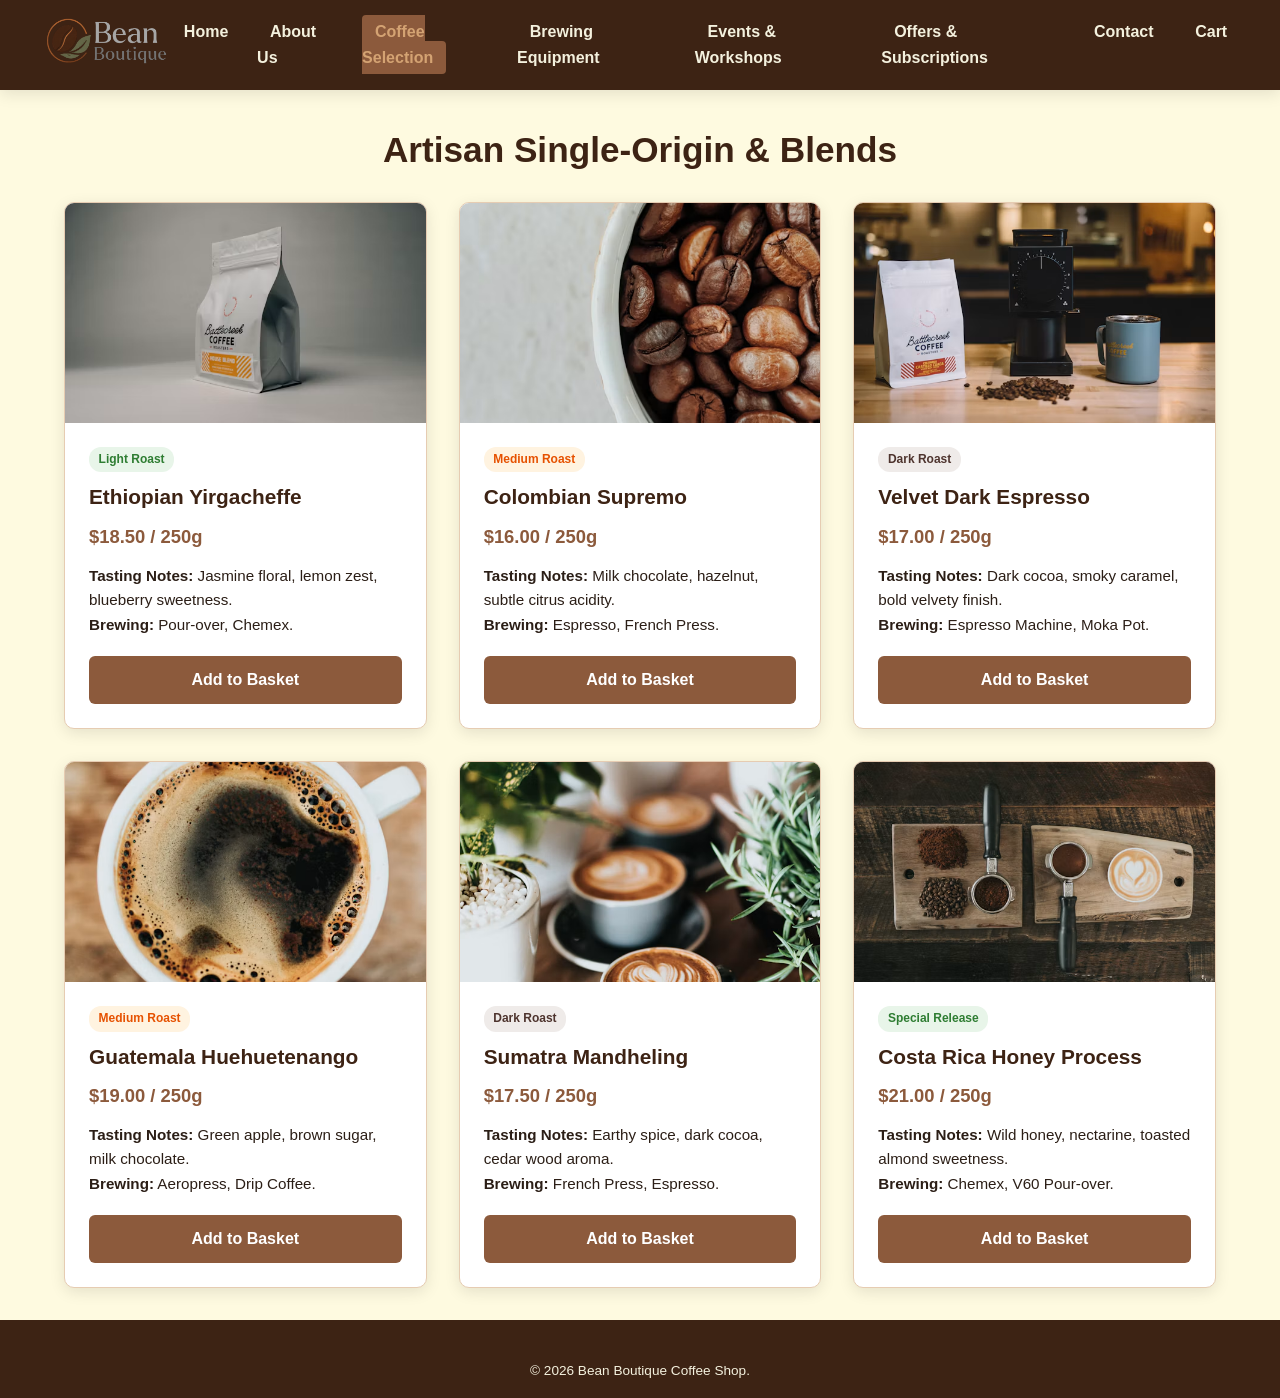
<file: coffee website_pj/html_css_file/coffee.html>
<!DOCTYPE html>
<html lang="en">
<head>
  <meta charset="UTF-8">
  <meta name="viewport" content="width=device-width, initial-scale=1.0">
  <title>Bean Boutique Coffee</title>

  <!-- Favicon link goes here -->
  <link rel="icon" type="image/png" href="../media/logo/fabicon.png">

  
  <link rel="stylesheet" href="coffee_styles.css">
</head>
<body>
  <header>
    <div class="header-container">
      <!-- Logo image wrapped in a link back to home -->
      <div class="logo">
        <a href="index.html">
          <img src="../media/logo/logo2.png" alt="Bean Boutique Logo">
        </a>
      </div>

    <input type="checkbox" id="nav-toggle" class="nav-toggle">
    <label for="nav-toggle" class="nav-toggle-label">
      <span>&#9776;</span> <!-- Hamburger symbol -->
    </label>
      <nav>
        <ul>
          <li><a href="index.html">Home</a></li>

          <li><a href="about.html">About Us</a></li>
          <li><a href="coffee.html" class="active">Coffee Selection</a></li>
          <li><a href="equipment.html">Brewing Equipment</a></li>
          <li><a href="events.html">Events & Workshops</a></li>
          <li><a href="offers.html">Offers & Subscriptions</a></li>
          <li><a href="contact.html">Contact</a></li>
          <li><a href="cart.html">Cart</a></li>
        </ul>
      </nav>
    </div>
  </header>

  <main>
    <h2 class="page-title">Artisan Single-Origin & Blends</h2>

    <!-- Expanded 6-Item Grid -->
    <div class="grid-container">

      <!-- Item 1 -->
      <div class="card">
        <img src="../media/coffee/item1.png" alt="Ethiopian Yirgacheffe">
        <div class="card-body">
          <span class="badge light-roast">Light Roast</span>
          <h3 class="card-title">Ethiopian Yirgacheffe</h3>
          <div class="card-price">$18.50 / 250g</div>
          <p class="card-text"><strong>Tasting Notes:</strong> Jasmine floral, lemon zest, blueberry sweetness.<br><strong>Brewing:</strong> Pour-over, Chemex.</p>
          <a href="cart.html" class="btn">Add to Basket</a>
        </div>
      </div>

      <!-- Item 2 -->
      <div class="card">
        <img src="../media/coffee/item2.png" alt="Colombian Supremo">
        <div class="card-body">
          <span class="badge medium-roast">Medium Roast</span>
          <h3 class="card-title">Colombian Supremo</h3>
          <div class="card-price">$16.00 / 250g</div>
          <p class="card-text"><strong>Tasting Notes:</strong> Milk chocolate, hazelnut, subtle citrus acidity.<br><strong>Brewing:</strong> Espresso, French Press.</p>
          <a href="cart.html" class="btn">Add to Basket</a>
        </div>
      </div>

      <!-- Item 3 -->
      <div class="card">
        <img src="../media/coffee/item3.png" alt="Velvet Dark Espresso">
        <div class="card-body">
          <span class="badge dark-roast">Dark Roast</span>
          <h3 class="card-title">Velvet Dark Espresso</h3>
          <div class="card-price">$17.00 / 250g</div>
          <p class="card-text"><strong>Tasting Notes:</strong> Dark cocoa, smoky caramel, bold velvety finish.<br><strong>Brewing:</strong> Espresso Machine, Moka Pot.</p>
          <a href="cart.html" class="btn">Add to Basket</a>
        </div>
      </div>

      <!-- Item 4 (NEW) -->
      <div class="card">
        <img src="../media/coffee/item4.png" alt="Guatemala Huehuetenango">
        <div class="card-body">
          <span class="badge medium-roast">Medium Roast</span>
          <h3 class="card-title">Guatemala Huehuetenango</h3>
          <div class="card-price">$19.00 / 250g</div>
          <p class="card-text"><strong>Tasting Notes:</strong> Green apple, brown sugar, milk chocolate.<br><strong>Brewing:</strong> Aeropress, Drip Coffee.</p>
          <a href="cart.html" class="btn">Add to Basket</a>
        </div>
      </div>

      <!-- Item 5 (NEW) -->
      <div class="card">
        <img src="../media/coffee/item5.png" alt="Sumatra Mandheling">
        <div class="card-body">
          <span class="badge dark-roast">Dark Roast</span>
          <h3 class="card-title">Sumatra Mandheling</h3>
          <div class="card-price">$17.50 / 250g</div>
          <p class="card-text"><strong>Tasting Notes:</strong> Earthy spice, dark cocoa, cedar wood aroma.<br><strong>Brewing:</strong> French Press, Espresso.</p>
          <a href="cart.html" class="btn">Add to Basket</a>
        </div>
      </div>

      <!-- Item 6 (NEW) -->
      <div class="card">
        <img src="../media/coffee/item6.png" alt="Costa Rica Honey Process">
        <div class="card-body">
          <span class="badge light-roast">Special Release</span>
          <h3 class="card-title">Costa Rica Honey Process</h3>
          <div class="card-price">$21.00 / 250g</div>
          <p class="card-text"><strong>Tasting Notes:</strong> Wild honey, nectarine, toasted almond sweetness.<br><strong>Brewing:</strong> Chemex, V60 Pour-over.</p>
          <a href="cart.html" class="btn">Add to Basket</a>
        </div>
      </div>

    </div>
  </main>

  <footer>
    <p>&copy; 2026 Bean Boutique Coffee Shop.</p>
  </footer>
</body>
</html>
</file>
<file: html_css_file/index_styles.css>
:root {
  --primary-color: #3d2314;
  --secondary-color: #8c5a3c;
  --accent-color: #d4a373;
  --bg-light: #fefae0;
  --text-dark: #2b1e16;
  --text-light: #f4f1de;
  --card-bg: #ffffff;
  --border-color: #e6ccb2;
  --shadow: 0 4px 15px rgba(0, 0, 0, 0.1);
  --transition: all 0.3s ease-in-out;
}

* {
  box-sizing: border-box;
  margin: 0;
  padding: 0;
}

body {
  font-family: 'Segoe UI', Tahoma, Geneva, Verdana, sans-serif;
  line-height: 1.6;
  background-color: var(--bg-light);
  color: var(--text-dark);
  display: flex;
  flex-direction: column;
  min-height: 100vh;
}

header {
  background-color: var(--primary-color);
  color: var(--text-light);
  padding: 1rem 2rem;
  position: sticky;
  top: 0;
  z-index: 1000;
  box-shadow: var(--shadow);
}

.header-container {
  display: flex;
  justify-content: space-between;
  align-items: center;
  max-width: 1200px;
  margin: 0 auto;
}

.logo h1 {
  font-size: 1.8rem;
  letter-spacing: 1px;
}

.logo span {
  color: var(--accent-color);
}

nav ul {
  display: flex;
  list-style: none;
  gap: 1rem;
}

nav a {
  color: var(--text-light);
  text-decoration: none;
  font-weight: 600;
  padding: 0.5rem 0.8rem;
  border-radius: 4px;
  transition: var(--transition);
}

nav a:hover,
nav a.active {
  background-color: var(--secondary-color);
  color: var(--accent-color);
}

main {
  flex: 1;
  max-width: 1200px;
  width: 100%;
  margin: 2rem auto;
  padding: 0 1.5rem;
}

.page-title {
  text-align: center;
  font-size: 2.2rem;
  margin-bottom: 1.5rem;
  color: var(--primary-color);
}

.grid-container {
  display: grid;
  grid-template-columns: repeat(auto-fit, minmax(280px, 1fr));
  gap: 2rem;
}

.card {
  background-color: var(--card-bg);
  border-radius: 10px;
  box-shadow: var(--shadow);
  overflow: hidden;
  transition: var(--transition);
  border: 1px solid var(--border-color);
  display: flex;
  flex-direction: column;
}

.card:hover {
  transform: translateY(-6px);
  box-shadow: 0 10px 25px rgba(0, 0, 0, 0.15);
}

.card img {
  width: 100%;
  height: 220px;
  object-fit: cover;
}

.card-body {
  padding: 1.5rem;
  display: flex;
  flex-direction: column;
  flex: 1;
}

.card-title {
  font-size: 1.3rem;
  color: var(--primary-color);
  margin-bottom: 0.5rem;
}

.card-text {
  font-size: 0.95rem;
  margin-bottom: 1.2rem;
  flex: 1;
}

.btn {
  display: inline-block;
  background-color: var(--secondary-color);
  color: #ffffff;
  padding: 0.7rem 1.4rem;
  border: none;
  border-radius: 6px;
  cursor: pointer;
  text-decoration: none;
  font-weight: 600;
  text-align: center;
  transition: var(--transition);
}

.btn:hover {
  background-color: var(--primary-color);
}

.btn-accent {
  background-color: var(--accent-color);
  color: var(--primary-color);
}

.form-group {
  margin-bottom: 1.2rem;
}

.form-group input {
  width: 100%;
  padding: 0.8rem;
  border: 1px solid #ccc;
  border-radius: 6px;
}

#modal-toggle {
  display: none;
}

.modal-overlay {
  position: fixed;
  top: 0;
  left: 0;
  width: 100%;
  height: 100%;
  background: rgba(0, 0, 0, 0.75);
  display: flex;
  justify-content: center;
  align-items: center;
  z-index: 2000;
  opacity: 0;
  pointer-events: none;
  transition: opacity 0.4s ease;
}

#modal-toggle:checked ~ .modal-overlay {
  opacity: 1;
  pointer-events: auto;
}

.modal-content {
  background: white;
  padding: 2.5rem;
  border-radius: 12px;
  max-width: 450px;
  width: 90%;
  text-align: center;
  position: relative;
  box-shadow: 0 10px 25px rgba(0, 0, 0, 0.3);
}

.close-modal {
  position: absolute;
  top: 12px;
  right: 18px;
  font-size: 1.8rem;
  cursor: pointer;
  color: #888;
  background: none;
  border: none;
}

.plugin-container {
  display: grid;
  grid-template-columns: repeat(auto-fit, minmax(300px, 1fr));
  gap: 1.5rem;
  margin-top: 2rem;
}

.widget-box {
  background: white;
  padding: 1.5rem;
  border-radius: 8px;
  border: 1px solid var(--border-color);
  box-shadow: var(--shadow);
}

.widget-badge {
  background: #e8f5e9;
  color: #2e7d32;
  padding: 0.6rem;
  border-radius: 4px;
  font-weight: bold;
  text-align: center;
  margin-top: 1rem;
}

footer {
  background-color: var(--primary-color);
  color: var(--text-light);
  padding: 2.5rem 1.5rem 1rem;
  margin-top: auto;
}

.footer-container {
  max-width: 1200px;
  margin: 0 auto;
  display: grid;
  grid-template-columns: repeat(auto-fit, minmax(220px, 1fr));
  gap: 2rem;
}

.footer-col h3 {
  color: var(--accent-color);
  margin-bottom: 1rem;
}

.footer-col p,
.footer-col li {
  font-size: 0.95rem;
  color: #ddd;
  margin-bottom: 0.5rem;
}

.footer-col ul {
  list-style: none;
}

.footer-col a {
  color: #ddd;
  text-decoration: none;
}

.footer-bottom {
  text-align: center;
  margin-top: 2rem;
  padding-top: 1rem;
  border-top: 1px solid rgba(255, 255, 255, 0.1);
  font-size: 0.85rem;
}

/* Add to your CSS files */
.logo a {
  display: inline-block;
  line-height: 0;
}

.logo img {
  height: 50px; /* Adjust height as needed */
  width: auto;
  object-fit: contain;
  transition: opacity 0.3s ease;
}

.logo img:hover {
  opacity: 0.85;
}


/* Hide the checkbox itself */
.nav-toggle {
  display: none;
}

/* Hide the hamburger button by default on desktop */
.nav-toggle-label {
  display: none;
  font-size: 1.8rem;
  cursor: pointer;
}

/* Mobile styles */
@media (max-width: 768px) {
  .header-container {
    flex-wrap: wrap;
  }

  .nav-toggle-label {
    display: block; /* Show hamburger button on mobile */
  }

  /* Hide navigation menu by default on mobile */
  nav {
    display: none;
    width: 100%;
  }

  /* When the checkbox is checked, show the menu */
  .nav-toggle:checked ~ nav {
    display: block;
  }

  .nav-toggle:checked ~ nav ul {
    flex-direction: column;
    gap: 0.5rem;
    padding-top: 1rem;
  }
}
</file>
<file: coffee website_pj/html_css_file/index_styles.css>
:root {
  --primary-color: #3d2314;
  --secondary-color: #8c5a3c;
  --accent-color: #d4a373;
  --bg-light: #fefae0;
  --text-dark: #2b1e16;
  --text-light: #f4f1de;
  --card-bg: #ffffff;
  --border-color: #e6ccb2;
  --shadow: 0 4px 15px rgba(0, 0, 0, 0.1);
  --transition: all 0.3s ease-in-out;
}

* {
  box-sizing: border-box;
  margin: 0;
  padding: 0;
}

body {
  font-family: 'Segoe UI', Tahoma, Geneva, Verdana, sans-serif;
  line-height: 1.6;
  background-color: var(--bg-light);
  color: var(--text-dark);
  display: flex;
  flex-direction: column;
  min-height: 100vh;
}

header {
  background-color: var(--primary-color);
  color: var(--text-light);
  padding: 1rem 2rem;
  position: sticky;
  top: 0;
  z-index: 1000;
  box-shadow: var(--shadow);
}

.header-container {
  display: flex;
  justify-content: space-between;
  align-items: center;
  max-width: 1200px;
  margin: 0 auto;
}

.logo h1 {
  font-size: 1.8rem;
  letter-spacing: 1px;
}

.logo span {
  color: var(--accent-color);
}

nav ul {
  display: flex;
  list-style: none;
  gap: 1rem;
}

nav a {
  color: var(--text-light);
  text-decoration: none;
  font-weight: 600;
  padding: 0.5rem 0.8rem;
  border-radius: 4px;
  transition: var(--transition);
}

nav a:hover,
nav a.active {
  background-color: var(--secondary-color);
  color: var(--accent-color);
}

main {
  flex: 1;
  max-width: 1200px;
  width: 100%;
  margin: 2rem auto;
  padding: 0 1.5rem;
}

.page-title {
  text-align: center;
  font-size: 2.2rem;
  margin-bottom: 1.5rem;
  color: var(--primary-color);
}

.grid-container {
  display: grid;
  grid-template-columns: repeat(auto-fit, minmax(280px, 1fr));
  gap: 2rem;
}

.card {
  background-color: var(--card-bg);
  border-radius: 10px;
  box-shadow: var(--shadow);
  overflow: hidden;
  transition: var(--transition);
  border: 1px solid var(--border-color);
  display: flex;
  flex-direction: column;
}

.card:hover {
  transform: translateY(-6px);
  box-shadow: 0 10px 25px rgba(0, 0, 0, 0.15);
}

.card img {
  width: 100%;
  height: 220px;
  object-fit: cover;
}

.card-body {
  padding: 1.5rem;
  display: flex;
  flex-direction: column;
  flex: 1;
}

.card-title {
  font-size: 1.3rem;
  color: var(--primary-color);
  margin-bottom: 0.5rem;
}

.card-text {
  font-size: 0.95rem;
  margin-bottom: 1.2rem;
  flex: 1;
}

.btn {
  display: inline-block;
  background-color: var(--secondary-color);
  color: #ffffff;
  padding: 0.7rem 1.4rem;
  border: none;
  border-radius: 6px;
  cursor: pointer;
  text-decoration: none;
  font-weight: 600;
  text-align: center;
  transition: var(--transition);
}

.btn:hover {
  background-color: var(--primary-color);
}

.btn-accent {
  background-color: var(--accent-color);
  color: var(--primary-color);
}

.form-group {
  margin-bottom: 1.2rem;
}

.form-group input {
  width: 100%;
  padding: 0.8rem;
  border: 1px solid #ccc;
  border-radius: 6px;
}

#modal-toggle {
  display: none;
}

.modal-overlay {
  position: fixed;
  top: 0;
  left: 0;
  width: 100%;
  height: 100%;
  background: rgba(0, 0, 0, 0.75);
  display: flex;
  justify-content: center;
  align-items: center;
  z-index: 2000;
  opacity: 0;
  pointer-events: none;
  transition: opacity 0.4s ease;
}

#modal-toggle:checked ~ .modal-overlay {
  opacity: 1;
  pointer-events: auto;
}

.modal-content {
  background: white;
  padding: 2.5rem;
  border-radius: 12px;
  max-width: 450px;
  width: 90%;
  text-align: center;
  position: relative;
  box-shadow: 0 10px 25px rgba(0, 0, 0, 0.3);
}

.close-modal {
  position: absolute;
  top: 12px;
  right: 18px;
  font-size: 1.8rem;
  cursor: pointer;
  color: #888;
  background: none;
  border: none;
}

.plugin-container {
  display: grid;
  grid-template-columns: repeat(auto-fit, minmax(300px, 1fr));
  gap: 1.5rem;
  margin-top: 2rem;
}

.widget-box {
  background: white;
  padding: 1.5rem;
  border-radius: 8px;
  border: 1px solid var(--border-color);
  box-shadow: var(--shadow);
}

.widget-badge {
  background: #e8f5e9;
  color: #2e7d32;
  padding: 0.6rem;
  border-radius: 4px;
  font-weight: bold;
  text-align: center;
  margin-top: 1rem;
}

footer {
  background-color: var(--primary-color);
  color: var(--text-light);
  padding: 2.5rem 1.5rem 1rem;
  margin-top: auto;
}

.footer-container {
  max-width: 1200px;
  margin: 0 auto;
  display: grid;
  grid-template-columns: repeat(auto-fit, minmax(220px, 1fr));
  gap: 2rem;
}

.footer-col h3 {
  color: var(--accent-color);
  margin-bottom: 1rem;
}

.footer-col p,
.footer-col li {
  font-size: 0.95rem;
  color: #ddd;
  margin-bottom: 0.5rem;
}

.footer-col ul {
  list-style: none;
}

.footer-col a {
  color: #ddd;
  text-decoration: none;
}

.footer-bottom {
  text-align: center;
  margin-top: 2rem;
  padding-top: 1rem;
  border-top: 1px solid rgba(255, 255, 255, 0.1);
  font-size: 0.85rem;
}

/* Add to your CSS files */
.logo a {
  display: inline-block;
  line-height: 0;
}

.logo img {
  height: 50px; /* Adjust height as needed */
  width: auto;
  object-fit: contain;
  transition: opacity 0.3s ease;
}

.logo img:hover {
  opacity: 0.85;
}


/* Hide the checkbox itself */
.nav-toggle {
  display: none;
}

/* Hide the hamburger button by default on desktop */
.nav-toggle-label {
  display: none;
  font-size: 1.8rem;
  cursor: pointer;
}

/* Mobile styles */
@media (max-width: 768px) {
  .header-container {
    flex-wrap: wrap;
  }

  .nav-toggle-label {
    display: block; /* Show hamburger button on mobile */
  }

  /* Hide navigation menu by default on mobile */
  nav {
    display: none;
    width: 100%;
  }

  /* When the checkbox is checked, show the menu */
  .nav-toggle:checked ~ nav {
    display: block;
  }

  .nav-toggle:checked ~ nav ul {
    flex-direction: column;
    gap: 0.5rem;
    padding-top: 1rem;
  }
}

/* Social Feed Buttons Styling */
.social-icons {
  display: flex;
  gap: 0.8rem;
  margin-top: 1rem;
  flex-wrap: wrap;
}

.social-btn {
  display: inline-flex;
  align-items: center;
  gap: 0.5rem;
  padding: 0.5rem 0.9rem;
  border-radius: 6px;
  font-size: 0.85rem;
  font-weight: 600;
  text-decoration: none;
  color: white;
  transition: opacity 0.3s ease, transform 0.2s ease;
}

.social-btn img {
  width: 10px;
  height: 10px;
  object-fit: contain;
}

.facebook-btn {
  background-color: #1877f2;
}

.instagram-btn {
  background-color: #e4405f;
}

.social-btn:hover {
  opacity: 0.9;
  transform: translateY(-2px);
}
</file>
<file: html_css_file/about_styles.css>
:root {
  --primary-color: #3d2314; 
  --secondary-color: #8c5a3c; 
  --accent-color: #d4a373;
  --bg-light: #fefae0; 
  --text-dark: #2b1e16; 
  --text-light: #f4f1de; 
  --shadow: 0 4px 15px rgba(0, 0, 0, 0.1);
}


* { box-sizing: border-box; 
  margin: 0; 
  padding: 0; 
}


body { 
  font-family: 'Segoe UI', Tahoma, Geneva, Verdana, sans-serif; 
  line-height: 1.6; 
  background-color: var(--bg-light); 
  color: var(--text-dark); 
  display: flex; flex-direction: column; 
  min-height: 100vh; 
}



header { 
  background-color: var(--primary-color); 
  color: var(--text-light); 
  padding: 1rem 2rem; 
  position: sticky; 
  top: 0; 
  z-index: 1000; 
  box-shadow: var(--shadow); 
}



.header-container { 
  display: flex; 
  justify-content: space-between; 
  align-items: center; 
  max-width: 1200px; 
  margin: 0 auto; 
}



.logo h1 { 
  font-size: 1.8rem; } .logo span { color: var(--accent-color); 
  
}



nav ul { 
  display: flex; list-style: none; gap: 1rem; }


nav a { 
  color: var(--text-light); 
  text-decoration: none; 
  font-weight: 600; 
  padding: 0.5rem 0.8rem; 
  border-radius: 4px; 
}



nav a:hover, nav a.active { 
  background-color: var(--secondary-color); 
  color: var(--accent-color); 
}


  
main { 
  flex: 1; 
  max-width: 1200px; 
  width: 100%; 
  margin: 2rem auto; 
  padding: 0 1.5rem; 
}


.page-title { 
  text-align: center; 
  font-size: 2.2rem; 
  margin-bottom: 1.5rem; 
  color: var(--primary-color); 
}

footer { 
  background-color: var(--primary-color); 
  color: var(--text-light); 
  padding: 2.5rem 1.5rem 1rem; 
  margin-top: auto; 
  text-align: center; 
  font-size: 0.85rem; 
}


/* Add to your CSS files */
.logo a {
  display: inline-block;
  line-height: 0;
}

.logo img {
  height: 50px; /* Adjust height as needed */
  width: auto;
  object-fit: contain;
  transition: opacity 0.3s ease;
}

.logo img:hover {
  opacity: 0.85;
}


/* Hide the checkbox itself */
.nav-toggle {
  display: none;
}

/* Hide the hamburger button by default on desktop */
.nav-toggle-label {
  display: none;
  font-size: 1.8rem;
  cursor: pointer;
}

/* Mobile styles */
@media (max-width: 768px) {
  .header-container {
    flex-wrap: wrap;
  }

  .nav-toggle-label {
    display: block; /* Show hamburger button on mobile */
  }

  /* Hide navigation menu by default on mobile */
  nav {
    display: none;
    width: 100%;
  }

  /* When the checkbox is checked, show the menu */
  .nav-toggle:checked ~ nav {
    display: block;
  }

  .nav-toggle:checked ~ nav ul {
    flex-direction: column;
    gap: 0.5rem;
    padding-top: 1rem;
  }
}
</file>
<file: html_css_file/cart_styles.css>
/* Cart & Checkout Styles*/

:root {
  --primary-color: #3d2314;
  --secondary-color: #8c5a3c;
  --accent-color: #d4a373;
  --bg-light: #fefae0;
  --text-dark: #2b1e16;
  --text-light: #f4f1de;
  --shadow: 0 4px 15px rgba(0, 0, 0, 0.1);
  --border-color: #e6ccb2;
}

* { box-sizing: border-box; margin: 0; padding: 0; }

body {
  font-family: 'Segoe UI', Tahoma, Geneva, Verdana, sans-serif;
  line-height: 1.6;
  background-color: var(--bg-light);
  color: var(--text-dark);
  display: flex;
  flex-direction: column;
  min-height: 100vh;
}

/* Header & Navigation */
header {
  background-color: var(--primary-color);
  color: var(--text-light);
  padding: 1rem 2rem;
  position: sticky;
  top: 0;
  z-index: 1000;
  box-shadow: var(--shadow);
}

.header-container {
  display: flex;
  justify-content: space-between;
  align-items: center;
  max-width: 1200px;
  margin: 0 auto;
}

.logo h1 { font-size: 1.8rem; }
.logo span { color: var(--accent-color); }

nav ul { display: flex; list-style: none; gap: 1rem; align-items: center; }

nav a {
  color: var(--text-light);
  text-decoration: none;
  font-weight: 600;
  padding: 0.5rem 0.8rem;
  border-radius: 4px;
}

nav a:hover, nav a.active {
  background-color: var(--secondary-color);
  color: var(--accent-color);
}

/* Cart Badge Styling */
.cart-badge {
  background-color: #c0392b;
  color: white;
  border-radius: 50%;
  padding: 0.15rem 0.55rem;
  font-size: 0.85rem;
  font-weight: bold;
  margin-left: 0.3rem;
}

main {
  flex: 1;
  max-width: 1200px;
  width: 100%;
  margin: 2rem auto;
  padding: 0 1.5rem;
}

.page-title {
  text-align: center;
  font-size: 2.2rem;
  margin-bottom: 1.5rem;
  color: var(--primary-color);
}

/* Table and Cart Items Layout */
.cart-table {
  width: 100%;
  border-collapse: collapse;
  margin-bottom: 1.5rem;
  background: white;
  border-radius: 8px;
  overflow: hidden;
  box-shadow: var(--shadow);
}

.cart-table th, .cart-table td {
  padding: 1rem;
  text-align: left;
  border-bottom: 1px solid #eee;
}

.cart-table th {
  background: var(--primary-color);
  color: white;
}

/* CSS Toggles for Removing Items */
#item1-toggle, #item2-toggle { display: none; }

#item1-toggle:checked ~ .cart-table .item-row-1,
#item2-toggle:checked ~ .cart-table .item-row-2 {
  display: none;
}

/* Action Buttons Bar */
.cart-actions-bar {
  display: flex;
  justify-content: space-between;
  align-items: center;
  background: white;
  padding: 1.5rem;
  border-radius: 8px;
  box-shadow: var(--shadow);
  margin-bottom: 2rem;
}

.left-actions, .right-actions {
  display: flex;
  gap: 1rem;
  align-items: center;
}

.btn {
  display: inline-block;
  background-color: var(--secondary-color);
  color: #ffffff;
  padding: 0.7rem 1.4rem;
  border: none;
  border-radius: 6px;
  cursor: pointer;
  text-decoration: none;
  font-weight: 600;
  text-align: center;
}

.btn:hover { background-color: var(--primary-color); }

.btn-cancel {
  background-color: #7f8c8d;
}

.btn-cancel:hover { background-color: #626567; }

.btn-accent {
  background-color: var(--accent-color);
  color: var(--primary-color);
}

.btn-accent:hover { background-color: #c39262; }

/* Guest Checkout Step-by-Step Sections */
.checkout-section {
  background: white;
  padding: 2rem;
  border-radius: 10px;
  box-shadow: var(--shadow);
  margin-top: 2rem;
}

.checkout-step {
  border-bottom: 1px solid #eee;
  padding-bottom: 1.5rem;
  margin-bottom: 1.5rem;
}

.checkout-step:last-child {
  border-bottom: none;
  padding-bottom: 0;
  margin-bottom: 0;
}

.step-title {
  font-size: 1.2rem;
  color: var(--primary-color);
  margin-bottom: 1rem;
  display: flex;
  align-items: center;
  gap: 0.5rem;
}

.step-number {
  background-color: var(--accent-color);
  color: var(--primary-color);
  width: 28px;
  height: 28px;
  border-radius: 50%;
  display: inline-flex;
  align-items: center;
  justify-content: center;
  font-weight: bold;
}

.form-grid {
  display: grid;
  grid-template-columns: repeat(auto-fit, minmax(220px, 1fr));
  gap: 1rem;
}

.form-group { margin-bottom: 1rem; }
.form-group label { display: block; margin-bottom: 0.3rem; font-weight: 600; }
.form-group input, .form-group select {
  width: 100%;
  padding: 0.7rem;
  border: 1px solid #ccc;
  border-radius: 6px;
}

footer {
  background-color: var(--primary-color);
  color: var(--text-light);
  padding: 1.5rem;
  margin-top: auto;
  text-align: center;
  font-size: 0.85rem;
}



/* Add to your CSS files */
.logo a {
  display: inline-block;
  line-height: 0;
}

.logo img {
  height: 50px; /* Adjust height as needed */
  width: auto;
  object-fit: contain;
  transition: opacity 0.3s ease;
}

.logo img:hover {
  opacity: 0.85;
}


/* Hide the checkbox itself */
.nav-toggle {
  display: none;
}

/* Hide the hamburger button by default on desktop */
.nav-toggle-label {
  display: none;
  font-size: 1.8rem;
  cursor: pointer;
}

/* Mobile styles */
@media (max-width: 768px) {
  .header-container {
    flex-wrap: wrap;
  }

  .nav-toggle-label {
    display: block; /* Show hamburger button on mobile */
  }

  /* Hide navigation menu by default on mobile */
  nav {
    display: none;
    width: 100%;
  }

  /* When the checkbox is checked, show the menu */
  .nav-toggle:checked ~ nav {
    display: block;
  }

  .nav-toggle:checked ~ nav ul {
    flex-direction: column;
    gap: 0.5rem;
    padding-top: 1rem;
  }
}
</file>
<file: html_css_file/contact_styles.css>
:root {
  --primary-color: #3d2314;
  --secondary-color: #8c5a3c;
  --accent-color: #d4a373;
  --bg-light: #fefae0;
  --text-dark: #2b1e16;
  --text-light: #f4f1de;
  --card-bg: #ffffff;
  --border-color: #e6ccb2;
  --shadow: 0 4px 15px rgba(0, 0, 0, 0.1);
}

* {
  box-sizing: border-box;
  margin: 0;
  padding: 0;
}

body {
  font-family: 'Segoe UI', Tahoma, Geneva, Verdana, sans-serif;
  line-height: 1.6;
  background-color: var(--bg-light);
  color: var(--text-dark);
  display: flex;
  flex-direction: column;
  min-height: 100vh;
}

header {
  background-color: var(--primary-color);
  color: var(--text-light);
  padding: 1rem 2rem;
  position: sticky;
  top: 0;
  z-index: 1000;
  box-shadow: var(--shadow);
}

.header-container {
  display: flex;
  justify-content: space-between;
  align-items: center;
  max-width: 1200px;
  margin: 0 auto;
}

.logo h1 {
  font-size: 1.8rem;
}

.logo span {
  color: var(--accent-color);
}

nav ul {
  display: flex;
  list-style: none;
  gap: 1rem;
}

nav a {
  color: var(--text-light);
  text-decoration: none;
  font-weight: 600;
  padding: 0.5rem 0.8rem;
  border-radius: 4px;
}

nav a:hover,
nav a.active {
  background-color: var(--secondary-color);
  color: var(--accent-color);
}

main {
  flex: 1;
  max-width: 1200px;
  width: 100%;
  margin: 2rem auto;
  padding: 0 1.5rem;
}

.page-title {
  text-align: center;
  font-size: 2.2rem;
  margin-bottom: 1.5rem;
  color: var(--primary-color);
}

.form-box {
  background: white;
  padding: 2rem;
  border-radius: 10px;
  box-shadow: var(--shadow);
  max-width: 650px;
  margin: 0 auto;
}

.form-group {
  margin-bottom: 1.2rem;
}

.form-group label {
  display: block;
  margin-bottom: 0.4rem;
  font-weight: 600;
}

.form-group input,
.form-group select {
  width: 100%;
  padding: 0.8rem;
  border: 1px solid #ccc;
  border-radius: 6px;
}

.btn {
  display: inline-block;
  background-color: var(--secondary-color);
  color: #ffffff;
  padding: 0.7rem 1.4rem;
  border: none;
  border-radius: 6px;
  cursor: pointer;
  text-decoration: none;
  font-weight: 600;
  text-align: center;
  width: 100%;
}

.btn:hover {
  background-color: var(--primary-color);
}

.plugin-container {
  display: grid;
  grid-template-columns: repeat(auto-fit, minmax(300px, 1fr));
  gap: 1.5rem;
  margin-top: 2rem;
}

.widget-box {
  background: white;
  padding: 1.5rem;
  border-radius: 8px;
  border: 1px solid var(--border-color);
  box-shadow: var(--shadow);
}

footer {
  background-color: var(--primary-color);
  color: var(--text-light);
  padding: 2.5rem 1.5rem 1rem;
  margin-top: auto;
  text-align: center;
  font-size: 0.85rem;
}

/* Add to your CSS files */
.logo a {
  display: inline-block;
  line-height: 0;
}

.logo img {
  height: 50px; /* Adjust height as needed */
  width: auto;
  object-fit: contain;
  transition: opacity 0.3s ease;
}

.logo img:hover {
  opacity: 0.85;
}



/* Hide the checkbox itself */
.nav-toggle {
  display: none;
}

/* Hide the hamburger button by default on desktop */
.nav-toggle-label {
  display: none;
  font-size: 1.8rem;
  cursor: pointer;
}

/* Mobile styles */
@media (max-width: 768px) {
  .header-container {
    flex-wrap: wrap;
  }

  .nav-toggle-label {
    display: block; /* Show hamburger button on mobile */
  }

  /* Hide navigation menu by default on mobile */
  nav {
    display: none;
    width: 100%;
  }

  /* When the checkbox is checked, show the menu */
  .nav-toggle:checked ~ nav {
    display: block;
  }

  .nav-toggle:checked ~ nav ul {
    flex-direction: column;
    gap: 0.5rem;
    padding-top: 1rem;
  }
}
</file>
<file: html_css_file/events_styles.css>
:root {
  --primary-color: #3d2314;
  --secondary-color: #8c5a3c;
  --accent-color: #d4a373;
  --bg-light: #fefae0;
  --text-dark: #2b1e16;
  --text-light: #f4f1de;
  --card-bg: #ffffff;
  --border-color: #e6ccb2;
  --shadow: 0 4px 15px rgba(0, 0, 0, 0.1);
}

* {
  box-sizing: border-box;
  margin: 0;
  padding: 0;
}

body {
  font-family: 'Segoe UI', Tahoma, Geneva, Verdana, sans-serif;
  line-height: 1.6;
  background-color: var(--bg-light);
  color: var(--text-dark);
  display: flex;
  flex-direction: column;
  min-height: 100vh;
}

header {
  background-color: var(--primary-color);
  color: var(--text-light);
  padding: 1rem 2rem;
  position: sticky;
  top: 0;
  z-index: 1000;
  box-shadow: var(--shadow);
}

.header-container {
  display: flex;
  justify-content: space-between;
  align-items: center;
  max-width: 1200px;
  margin: 0 auto;
}

.logo h1 {
  font-size: 1.8rem;
}

.logo span {
  color: var(--accent-color);
}

nav ul {
  display: flex;
  list-style: none;
  gap: 1rem;
}

nav a {
  color: var(--text-light);
  text-decoration: none;
  font-weight: 600;
  padding: 0.5rem 0.8rem;
  border-radius: 4px;
}

nav a:hover,
nav a.active {
  background-color: var(--secondary-color);
  color: var(--accent-color);
}

main {
  flex: 1;
  max-width: 1200px;
  width: 100%;
  margin: 2rem auto;
  padding: 0 1.5rem;
}

.page-title {
  text-align: center;
  font-size: 2.2rem;
  margin-bottom: 1.5rem;
  color: var(--primary-color);
}

.form-box {
  background: white;
  padding: 2rem;
  border-radius: 10px;
  box-shadow: var(--shadow);
  max-width: 650px;
  margin: 0 auto;
}

.form-group {
  margin-bottom: 1.2rem;
}

.form-group label {
  display: block;
  margin-bottom: 0.4rem;
  font-weight: 600;
}

.form-group input,
.form-group select {
  width: 100%;
  padding: 0.8rem;
  border: 1px solid #ccc;
  border-radius: 6px;
}

.btn {
  display: inline-block;
  background-color: var(--secondary-color);
  color: #ffffff;
  padding: 0.7rem 1.4rem;
  border: none;
  border-radius: 6px;
  cursor: pointer;
  text-decoration: none;
  font-weight: 600;
  text-align: center;
  width: 100%;
}

.btn:hover {
  background-color: var(--primary-color);
}

.plugin-container {
  display: grid;
  grid-template-columns: repeat(auto-fit, minmax(300px, 1fr));
  gap: 1.5rem;
  margin-top: 2rem;
}

.widget-box {
  background: white;
  padding: 1.5rem;
  border-radius: 8px;
  border: 1px solid var(--border-color);
  box-shadow: var(--shadow);
}

footer {
  background-color: var(--primary-color);
  color: var(--text-light);
  padding: 2.5rem 1.5rem 1rem;
  margin-top: auto;
  text-align: center;
  font-size: 0.85rem;
}

/* Add inside css/events_styles.css */
.form-box button[type="submit"] {
  width: 100%;
  background-color: var(--secondary-color);
  color: white;
  padding: 0.8rem;
  border: none;
  border-radius: 6px;
  font-size: 1rem;
  font-weight: 600;
  cursor: pointer;
  transition: var(--transition);
}

.form-box button[type="submit"]:hover {
  background-color: var(--primary-color);
}

/* Add to your CSS files */
.logo a {
  display: inline-block;
  line-height: 0;
}

.logo img {
  height: 50px; /* Adjust height as needed */
  width: auto;
  object-fit: contain;
  transition: opacity 0.3s ease;
}

.logo img:hover {
  opacity: 0.85;
}


/* Hide the checkbox itself */
.nav-toggle {
  display: none;
}

/* Hide the hamburger button by default on desktop */
.nav-toggle-label {
  display: none;
  font-size: 1.8rem;
  cursor: pointer;
}

/* Mobile styles */
@media (max-width: 768px) {
  .header-container {
    flex-wrap: wrap;
  }

  .nav-toggle-label {
    display: block; /* Show hamburger button on mobile */
  }

  /* Hide navigation menu by default on mobile */
  nav {
    display: none;
    width: 100%;
  }

  /* When the checkbox is checked, show the menu */
  .nav-toggle:checked ~ nav {
    display: block;
  }

  .nav-toggle:checked ~ nav ul {
    flex-direction: column;
    gap: 0.5rem;
    padding-top: 1rem;
  }
}
</file>
<file: html_css_file/offers_styles.css>
:root {
  --primary-color: #3d2314;
  --secondary-color: #8c5a3c;
  --accent-color: #d4a373;
  --bg-light: #fefae0;
  --text-dark: #2b1e16;
  --text-light: #f4f1de;
  --card-bg: #ffffff;
  --border-color: #e6ccb2;
  --shadow: 0 4px 15px rgba(0, 0, 0, 0.1);
}

* {
  box-sizing: border-box;
  margin: 0;
  padding: 0;
}

body {
  font-family: 'Segoe UI', Tahoma, Geneva, Verdana, sans-serif;
  line-height: 1.6;
  background-color: var(--bg-light);
  color: var(--text-dark);
  display: flex;
  flex-direction: column;
  min-height: 100vh;
}

header {
  background-color: var(--primary-color);
  color: var(--text-light);
  padding: 1rem 2rem;
  position: sticky;
  top: 0;
  z-index: 1000;
  box-shadow: var(--shadow);
}

.header-container {
  display: flex;
  justify-content: space-between;
  align-items: center;
  max-width: 1200px;
  margin: 0 auto;
}

.logo h1 {
  font-size: 1.8rem;
}

.logo span {
  color: var(--accent-color);
}

nav ul {
  display: flex;
  list-style: none;
  gap: 1rem;
}

nav a {
  color: var(--text-light);
  text-decoration: none;
  font-weight: 600;
  padding: 0.5rem 0.8rem;
  border-radius: 4px;
}

nav a:hover,
nav a.active {
  background-color: var(--secondary-color);
  color: var(--accent-color);
}

main {
  flex: 1;
  max-width: 1200px;
  width: 100%;
  margin: 2rem auto;
  padding: 0 1.5rem;
}

.page-title {
  text-align: center;
  font-size: 2.2rem;
  margin-bottom: 1.5rem;
  color: var(--primary-color);
}

.grid-container {
  display: grid;
  grid-template-columns: repeat(auto-fit, minmax(280px, 1fr));
  gap: 2rem;
}

.card {
  background-color: var(--card-bg);
  border-radius: 10px;
  box-shadow: var(--shadow);
  overflow: hidden;
  border: 1px solid var(--border-color);
  display: flex;
  flex-direction: column;
}

.card img {
  width: 100%;
  height: 220px;
  object-fit: cover;
}

.card-body {
  padding: 1.5rem;
  display: flex;
  flex-direction: column;
  flex: 1;
}

.card-title {
  font-size: 1.3rem;
  color: var(--primary-color);
  margin-bottom: 0.5rem;
}

.card-price {
  font-weight: bold;
  color: var(--secondary-color);
  font-size: 1.15rem;
  margin-bottom: 0.8rem;
}

.card-text {
  font-size: 0.95rem;
  margin-bottom: 1.2rem;
  flex: 1;
}

.btn {
  display: inline-block;
  background-color: var(--secondary-color);
  color: #ffffff;
  padding: 0.7rem 1.4rem;
  border: none;
  border-radius: 6px;
  cursor: pointer;
  text-decoration: none;
  font-weight: 600;
  text-align: center;
}

.btn:hover {
  background-color: var(--primary-color);
}

.btn-accent {
  background-color: var(--accent-color);
  color: var(--primary-color);
}

footer {
  background-color: var(--primary-color);
  color: var(--text-light);
  padding: 2.5rem 1.5rem 1rem;
  margin-top: auto;
  text-align: center;
  font-size: 0.85rem;
}

/* Add to your CSS files */
.logo a {
  display: inline-block;
  line-height: 0;
}

.logo img {
  height: 50px; /* Adjust height as needed */
  width: auto;
  object-fit: contain;
  transition: opacity 0.3s ease;
}

.logo img:hover {
  opacity: 0.85;
}

/* Hide the checkbox itself */
.nav-toggle {
  display: none;
}

/* Hide the hamburger button by default on desktop */
.nav-toggle-label {
  display: none;
  font-size: 1.8rem;
  cursor: pointer;
}

/* Mobile styles */
@media (max-width: 768px) {
  .header-container {
    flex-wrap: wrap;
  }

  .nav-toggle-label {
    display: block; /* Show hamburger button on mobile */
  }

  /* Hide navigation menu by default on mobile */
  nav {
    display: none;
    width: 100%;
  }

  /* When the checkbox is checked, show the menu */
  .nav-toggle:checked ~ nav {
    display: block;
  }

  .nav-toggle:checked ~ nav ul {
    flex-direction: column;
    gap: 0.5rem;
    padding-top: 1rem;
  }
}
</file>
<file: coffee website_pj/html_css_file/about_styles.css>
:root {
  --primary-color: #3d2314; 
  --secondary-color: #8c5a3c; 
  --accent-color: #d4a373;
  --bg-light: #fefae0; 
  --text-dark: #2b1e16; 
  --text-light: #f4f1de; 
  --shadow: 0 4px 15px rgba(0, 0, 0, 0.1);
}


* { box-sizing: border-box; 
  margin: 0; 
  padding: 0; 
}


body { 
  font-family: 'Segoe UI', Tahoma, Geneva, Verdana, sans-serif; 
  line-height: 1.6; 
  background-color: var(--bg-light); 
  color: var(--text-dark); 
  display: flex; flex-direction: column; 
  min-height: 100vh; 
}



header { 
  background-color: var(--primary-color); 
  color: var(--text-light); 
  padding: 1rem 2rem; 
  position: sticky; 
  top: 0; 
  z-index: 1000; 
  box-shadow: var(--shadow); 
}



.header-container { 
  display: flex; 
  justify-content: space-between; 
  align-items: center; 
  max-width: 1200px; 
  margin: 0 auto; 
}



.logo h1 { 
  font-size: 1.8rem; } .logo span { color: var(--accent-color); 
  
}



nav ul { 
  display: flex; list-style: none; gap: 1rem; }


nav a { 
  color: var(--text-light); 
  text-decoration: none; 
  font-weight: 600; 
  padding: 0.5rem 0.8rem; 
  border-radius: 4px; 
}



nav a:hover, nav a.active { 
  background-color: var(--secondary-color); 
  color: var(--accent-color); 
}


  
main { 
  flex: 1; 
  max-width: 1200px; 
  width: 100%; 
  margin: 2rem auto; 
  padding: 0 1.5rem; 
}


.page-title { 
  text-align: center; 
  font-size: 2.2rem; 
  margin-bottom: 1.5rem; 
  color: var(--primary-color); 
}

footer { 
  background-color: var(--primary-color); 
  color: var(--text-light); 
  padding: 2.5rem 1.5rem 1rem; 
  margin-top: auto; 
  text-align: center; 
  font-size: 0.85rem; 
}


/* Add to your CSS files */
.logo a {
  display: inline-block;
  line-height: 0;
}

.logo img {
  height: 50px; /* Adjust height as needed */
  width: auto;
  object-fit: contain;
  transition: opacity 0.3s ease;
}

.logo img:hover {
  opacity: 0.85;
}


/* Hide the checkbox itself */
.nav-toggle {
  display: none;
}

/* Hide the hamburger button by default on desktop */
.nav-toggle-label {
  display: none;
  font-size: 1.8rem;
  cursor: pointer;
}

/* Mobile styles */
@media (max-width: 768px) {
  .header-container {
    flex-wrap: wrap;
  }

  .nav-toggle-label {
    display: block; /* Show hamburger button on mobile */
  }

  /* Hide navigation menu by default on mobile */
  nav {
    display: none;
    width: 100%;
  }

  /* When the checkbox is checked, show the menu */
  .nav-toggle:checked ~ nav {
    display: block;
  }

  .nav-toggle:checked ~ nav ul {
    flex-direction: column;
    gap: 0.5rem;
    padding-top: 1rem;
  }
}
</file>
<file: coffee website_pj/html_css_file/coffee_styles.css>
/* Coffee Selection */

:root {
  --primary-color: #3d2314;
  --secondary-color: #8c5a3c;
  --accent-color: #d4a373;
  --bg-light: #fefae0;
  --text-dark: #2b1e16;
  --text-light: #f4f1de;
  --card-bg: #ffffff;
  --border-color: #e6ccb2;
  --shadow: 0 4px 15px rgba(0, 0, 0, 0.1);
  --transition: all 0.3s ease-in-out;
}

* { 
  box-sizing: border-box; 
  margin: 0; 
  padding: 0; 
}

body { 
  font-family: 'Segoe UI', Tahoma, Geneva, Verdana, sans-serif; 
  line-height: 1.6; 
  background-color: var(--bg-light); 
  color: var(--text-dark); 
  display: flex; 
  flex-direction: column; 
  min-height: 100vh; 
}

/* Header & Navigation */
header { 
  background-color: var(--primary-color); 
  color: var(--text-light); 
  padding: 1rem 2rem; 
  position: sticky; 
  top: 0; 
  z-index: 1000; 
  box-shadow: var(--shadow); 
}

.header-container { 
  display: flex; 
  justify-content: space-between; 
  align-items: center; 
  max-width: 1200px; 
  margin: 0 auto; 
}

.logo h1 { font-size: 1.8rem; } 
.logo span { color: var(--accent-color); }

nav ul { 
  display: flex; 
  list-style: none; 
  gap: 1rem; 
}

nav a { 
  color: var(--text-light); 
  text-decoration: none; 
  font-weight: 600; 
  padding: 0.5rem 0.8rem; 
  border-radius: 4px; 
  transition: var(--transition);
}

nav a:hover, nav a.active { 
  background-color: var(--secondary-color); 
  color: var(--accent-color); 
}

/* Main Layout & Cards */
main { 
  flex: 1; 
  max-width: 1200px; 
  width: 100%; 
  margin: 2rem auto; 
  padding: 0 1.5rem; 
}

.page-title { 
  text-align: center; 
  font-size: 2.2rem; 
  margin-bottom: 1.5rem; 
  color: var(--primary-color); 
}

.grid-container { 
  display: grid; 
  grid-template-columns: repeat(auto-fit, minmax(280px, 1fr)); 
  gap: 2rem; 
}

.card { 
  background-color: var(--card-bg); 
  border-radius: 10px; 
  box-shadow: var(--shadow); 
  overflow: hidden; 
  border: 1px solid var(--border-color); 
  display: flex; 
  flex-direction: column; 
  transition: var(--transition);
}

.card:hover {
  transform: translateY(-5px);
}

.card img { 
  width: 100%; 
  height: 220px; 
  object-fit: cover; 
}

.card-body { 
  padding: 1.5rem; 
  display: flex; 
  flex-direction: column; 
  flex: 1; 
}

.card-title { 
  font-size: 1.3rem; 
  color: var(--primary-color); 
  margin-bottom: 0.5rem; 
}

.card-price { 
  font-weight: bold; 
  color: var(--secondary-color); 
  font-size: 1.15rem; 
  margin-bottom: 0.8rem; 
}

.card-text { 
  font-size: 0.95rem; 
  margin-bottom: 1.2rem; 
  flex: 1; 
}

/* Buttons */
.btn { 
  display: inline-block; 
  background-color: var(--secondary-color); 
  color: #ffffff; 
  padding: 0.7rem 1.4rem; 
  border: none; 
  border-radius: 6px; 
  cursor: pointer; 
  text-decoration: none; 
  font-weight: 600; 
  text-align: center; 
  transition: var(--transition);
}

.btn:hover { 
  background-color: var(--primary-color); 
}

.btn-accent { 
  background-color: var(--accent-color); 
  color: var(--primary-color); 
}

/* Fixed Hover state for Accent Buttons so text remains readable */
.btn-accent:hover { 
  background-color: #c39262; 
  color: var(--primary-color); 
}

/* Badges for Coffee Roast Profiles */
.badge {
  display: inline-block;
  padding: 0.2rem 0.6rem;
  border-radius: 12px;
  font-size: 0.75rem;
  font-weight: bold;
  margin-bottom: 0.5rem;
  width: fit-content;
}

.light-roast { background-color: #e8f5e9; color: #2e7d32; }
.medium-roast { background-color: #fff3e0; color: #e65100; }
.dark-roast { background-color: #efebe9; color: #4e342e; }

/* Footer */
footer { 
  background-color: var(--primary-color); 
  color: var(--text-light); 
  padding: 2.5rem 1.5rem 1rem; 
  margin-top: auto; 
  text-align: center; 
  font-size: 0.85rem; 
}




.logo a {
  display: inline-block;
  line-height: 0;
}

.logo img {
  height: 50px; /* Adjust height as needed */
  width: auto;
  object-fit: contain;
  transition: opacity 0.3s ease;
}

.logo img:hover {
  opacity: 0.85;
}


/* Hide the checkbox itself */
.nav-toggle {
  display: none;
}

/* Hide the hamburger button by default on desktop */
.nav-toggle-label {
  display: none;
  font-size: 1.8rem;
  cursor: pointer;
}

/* Mobile styles */
@media (max-width: 768px) {
  .header-container {
    flex-wrap: wrap;
  }

  .nav-toggle-label {
    display: block; /* Show hamburger button on mobile */
  }

  /* Hide navigation menu by default on mobile */
  nav {
    display: none;
    width: 100%;
  }

  /* When the checkbox is checked, show the menu */
  .nav-toggle:checked ~ nav {
    display: block;
  }

  .nav-toggle:checked ~ nav ul {
    flex-direction: column;
    gap: 0.5rem;
    padding-top: 1rem;
  }
}
</file>
